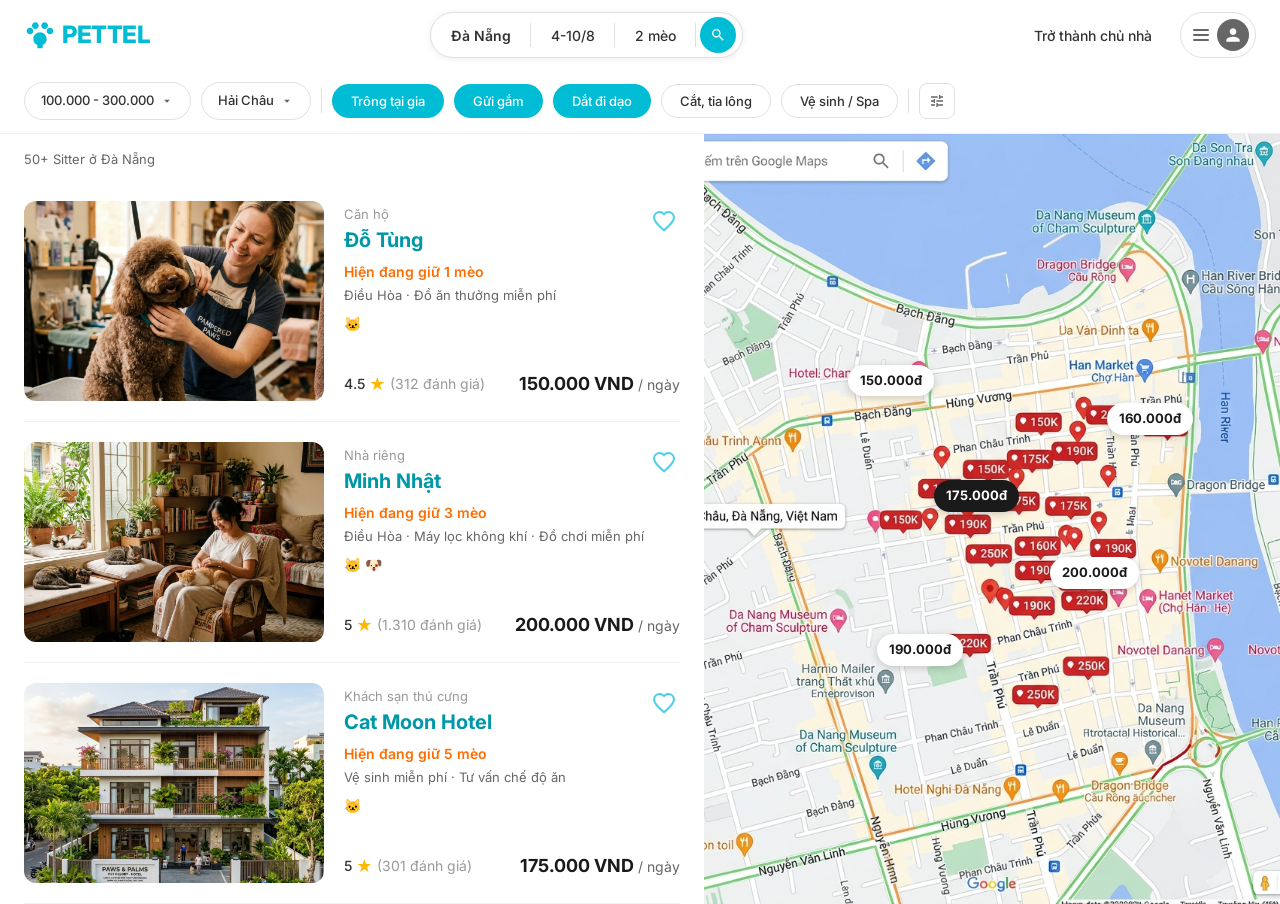
<file: index.html>
<!DOCTYPE html>
<html lang="vi">
<head>
  <meta charset="UTF-8">
  <meta name="viewport" content="width=device-width, initial-scale=1.0">
  <meta name="description" content="PETTEL - Nền tảng tìm kiếm dịch vụ chăm sóc thú cưng hàng đầu Việt Nam">
  <title>PETTEL - Tìm người chăm sóc thú cưng</title>
  <link rel="stylesheet" href="styles.css">
  <link rel="icon" href="data:image/svg+xml,<svg xmlns='http://www.w3.org/2000/svg' viewBox='0 0 100 100'><text y='.9em' font-size='90'>🐾</text></svg>">
  <script src="data.js"></script>
</head>
<body>

  <!-- ====== HEADER ====== -->
  <header class="header" id="header">
    <div class="header-top">
      <!-- Logo -->
      <a href="index.html" class="logo" id="logo">
        <span class="logo-icon">
          <svg viewBox="0 0 24 24" xmlns="http://www.w3.org/2000/svg">
            <path d="M4.5 11.5C5.88 11.5 7 10.38 7 9S5.88 6.5 4.5 6.5 2 7.62 2 9s1.12 2.5 2.5 2.5zm15 0C20.88 11.5 22 10.38 22 9s-1.12-2.5-2.5-2.5S17 7.62 17 9s1.12 2.5 2.5 2.5zm-11-4C9.88 7.5 11 6.38 11 5S9.88 2.5 8.5 2.5 6 3.62 6 5s1.12 2.5 2.5 2.5zm7 0C16.88 7.5 18 6.38 18 5s-1.12-2.5-2.5-2.5S13 3.62 13 5s1.12 2.5 2.5 2.5zM12 10c-2.76 0-5 2.24-5 5 0 2.05 1.24 3.81 3 4.58V22h4v-2.42c1.76-.77 3-2.53 3-4.58 0-2.76-2.24-5-5-5z"/>
          </svg>
        </span>
        PETTEL
      </a>

      <!-- Search Bar -->
      <div class="search-bar" id="search-bar">
        <div class="search-bar__item search-bar__item--location">Đà Nẵng</div>
        <div class="search-bar__item">4-10/8</div>
        <div class="search-bar__item">2 mèo</div>
        <button class="search-bar__btn" id="search-btn" aria-label="Tìm kiếm">
          <svg viewBox="0 0 24 24" xmlns="http://www.w3.org/2000/svg">
            <path d="M15.5 14h-.79l-.28-.27C15.41 12.59 16 11.11 16 9.5 16 5.91 13.09 3 9.5 3S3 5.91 3 9.5 5.91 16 9.5 16c1.61 0 3.09-.59 4.23-1.57l.27.28v.79l5 4.99L20.49 19l-4.99-5zm-6 0C7.01 14 5 11.99 5 9.5S7.01 5 9.5 5 14 7.01 14 9.5 11.99 14 9.5 14z"/>
          </svg>
        </button>
      </div>

      <!-- Right Side -->
      <div class="header-right">
        <a href="#" class="become-host" id="become-host">Trở thành chủ nhà</a>
        <div class="user-menu" id="user-menu">
          <div class="user-menu__hamburger">
            <span></span><span></span><span></span>
          </div>
          <div class="user-menu__avatar">
            <svg viewBox="0 0 24 24" xmlns="http://www.w3.org/2000/svg">
              <path d="M12 12c2.21 0 4-1.79 4-4s-1.79-4-4-4-4 1.79-4 4 1.79 4 4 4zm0 2c-2.67 0-8 1.34-8 4v2h16v-2c0-2.66-5.33-4-8-4z" fill="white"/>
            </svg>
          </div>
        </div>
      </div>
    </div>

    <!-- Filter Bar -->
    <div class="filter-bar" id="filter-bar">
      <div class="filter-dropdown" id="filter-price">
        100.000 - 300.000
        <svg viewBox="0 0 24 24"><path d="M7 10l5 5 5-5z"/></svg>
      </div>
      <div class="filter-dropdown" id="filter-district">
        Hải Châu
        <svg viewBox="0 0 24 24"><path d="M7 10l5 5 5-5z"/></svg>
      </div>

      <div class="filter-divider"></div>

      <button class="filter-pill filter-pill--active" id="filter-trongtaigia">Trông tại gia</button>
      <button class="filter-pill filter-pill--active" id="filter-guigam">Gửi gắm</button>
      <button class="filter-pill filter-pill--active" id="filter-datdidao">Dắt đi dạo</button>
      <button class="filter-pill filter-pill--inactive" id="filter-cattialong">Cắt, tỉa lông</button>
      <button class="filter-pill filter-pill--inactive" id="filter-vesinhspa">Vệ sinh / Spa</button>

      <div class="filter-divider"></div>

      <button class="filter-icon-btn" id="toggle-filters-btn" aria-label="Bộ lọc">
        <svg viewBox="0 0 24 24"><path d="M3 17v2h6v-2H3zM3 5v2h10V5H3zm10 16v-2h8v-2h-8v-2h-2v6h2zM7 9v2H3v2h4v2h2V9H7zm14 4v-2H11v2h10zm-6-4h2V7h4V5h-4V3h-2v6z"/></svg>
      </button>
    </div>

    <!-- Advanced Filters Panel -->
    <div class="advanced-filters" id="advanced-filters">
      <div class="advanced-filters__content">
        
        <!-- Pet Type -->
        <div class="filter-group">
          <h3 class="filter-group__title">Loại thú cưng</h3>
          <div class="filter-group__options">
            <label class="filter-checkbox">
              <input type="checkbox" value="cat" data-filter="petType">
              <span class="filter-checkbox__label">Mèo</span>
            </label>
            <label class="filter-checkbox">
              <input type="checkbox" value="dog" data-filter="petType">
              <span class="filter-checkbox__label">Chó</span>
            </label>
          </div>
        </div>

        <!-- Personality -->
        <div class="filter-group">
          <h3 class="filter-group__title">Tính cách</h3>
          <div class="filter-group__options">
            <label class="filter-checkbox">
              <input type="checkbox" value="friendly" data-filter="personality">
              <span class="filter-checkbox__label">Thân thiện</span>
            </label>
            <label class="filter-checkbox">
              <input type="checkbox" value="shy" data-filter="personality">
              <span class="filter-checkbox__label">Nhút nhát</span>
            </label>
            <label class="filter-checkbox">
              <input type="checkbox" value="aggressive" data-filter="personality">
              <span class="filter-checkbox__label">Hung dữ</span>
            </label>
            <label class="filter-checkbox">
              <input type="checkbox" value="active" data-filter="personality">
              <span class="filter-checkbox__label">Năng động</span>
            </label>
          </div>
        </div>

        <!-- Special Needs -->
        <div class="filter-group">
          <h3 class="filter-group__title">Nhu cầu đặc biệt</h3>
          <div class="filter-group__options">
            <label class="filter-checkbox">
              <input type="checkbox" value="none" data-filter="specialNeeds">
              <span class="filter-checkbox__label">Không có</span>
            </label>
            <label class="filter-checkbox">
              <input type="checkbox" value="medical-care" data-filter="specialNeeds">
              <span class="filter-checkbox__label">Cần chăm sóc y tế</span>
            </label>
            <label class="filter-checkbox">
              <input type="checkbox" value="medication" data-filter="specialNeeds">
              <span class="filter-checkbox__label">Cần uống thuốc</span>
            </label>
            <label class="filter-checkbox">
              <input type="checkbox" value="senior-pet" data-filter="specialNeeds">
              <span class="filter-checkbox__label">Thú cưng lớn tuổi</span>
            </label>
          </div>
        </div>

        <!-- Experience Level -->
        <div class="filter-group">
          <h3 class="filter-group__title">Yêu cầu kinh nghiệm</h3>
          <div class="filter-group__options">
            <label class="filter-checkbox">
              <input type="checkbox" value="basic" data-filter="experienceLevel">
              <span class="filter-checkbox__label">Chăm sóc cơ bản</span>
            </label>
            <label class="filter-checkbox">
              <input type="checkbox" value="experienced-with-shy" data-filter="experienceLevel">
              <span class="filter-checkbox__label">Có kinh nghiệm với thú cưng nhút nhát</span>
            </label>
            <label class="filter-checkbox">
              <input type="checkbox" value="medical-experience" data-filter="experienceLevel">
              <span class="filter-checkbox__label">Có kinh nghiệm y tế</span>
            </label>
            <label class="filter-checkbox">
              <input type="checkbox" value="professional" data-filter="experienceLevel">
              <span class="filter-checkbox__label">Chuyên nghiệp</span>
            </label>
          </div>
        </div>

        <!-- Diet -->
        <div class="filter-group">
          <h3 class="filter-group__title">Chế độ ăn</h3>
          <div class="filter-group__options">
            <label class="filter-checkbox">
              <input type="checkbox" value="normal" data-filter="diet">
              <span class="filter-checkbox__label">Bình thường</span>
            </label>
            <label class="filter-checkbox">
              <input type="checkbox" value="strict-diet" data-filter="diet">
              <span class="filter-checkbox__label">Ăn kiêng nghiêm ngặt</span>
            </label>
            <label class="filter-checkbox">
              <input type="checkbox" value="restricted-food" data-filter="diet">
              <span class="filter-checkbox__label">Không ăn một số loại</span>
            </label>
          </div>
        </div>

        <!-- Environment -->
        <div class="filter-group">
          <h3 class="filter-group__title">Môi trường</h3>
          <div class="filter-group__options">
            <label class="filter-checkbox">
              <input type="checkbox" value="indoor-only" data-filter="environment">
              <span class="filter-checkbox__label">Chỉ ở trong nhà</span>
            </label>
            <label class="filter-checkbox">
              <input type="checkbox" value="can-go-outside" data-filter="environment">
              <span class="filter-checkbox__label">Có thể ra ngoài</span>
            </label>
          </div>
        </div>

        <!-- Availability -->
        <div class="filter-group">
          <h3 class="filter-group__title">Thời gian rảnh</h3>
          <div class="filter-group__options">
            <label class="filter-checkbox">
              <input type="checkbox" value="morning" data-filter="availability">
              <span class="filter-checkbox__label">Buổi sáng</span>
            </label>
            <label class="filter-checkbox">
              <input type="checkbox" value="afternoon" data-filter="availability">
              <span class="filter-checkbox__label">Buổi chiều</span>
            </label>
            <label class="filter-checkbox">
              <input type="checkbox" value="all-day" data-filter="availability">
              <span class="filter-checkbox__label">Cả ngày</span>
            </label>
          </div>
        </div>

        <!-- Filter Actions -->
        <div class="filter-actions">
          <button class="filter-actions__clear" id="clear-filters-btn">Xóa tất cả</button>
          <button class="filter-actions__apply" id="apply-filters-btn">Áp dụng</button>
        </div>

      </div>
    </div>
  </header>

  <!-- ====== MAIN CONTENT ====== -->
  <main class="main-layout" id="main">
    <!-- Loading Overlay -->
    <div class="loading-overlay" id="loading-overlay" style="display: none;">
      <div class="loading-spinner"></div>
      <p>Đang tải...</p>
    </div>

    <!-- Listings Panel -->
    <div class="listings-panel" id="listings-panel">
      <div class="listings-count" id="listings-count">Đang tải...</div>
      
      <!-- Dynamic Listings will be inserted here -->
      <div id="listings-container"></div>

      <!-- No Results Message -->
      <div class="no-results" id="no-results" style="display: none;">
        <svg viewBox="0 0 24 24" xmlns="http://www.w3.org/2000/svg">
          <path d="M12 2C6.48 2 2 6.48 2 12s4.48 10 10 10 10-4.48 10-10S17.52 2 12 2zm1 15h-2v-2h2v2zm0-4h-2V7h2v6z"/>
        </svg>
        <h3>Không tìm thấy kết quả</h3>
        <p>Hãy thử thay đổi bộ lọc để xem thêm sitter</p>
      </div>
    </div>

    <!-- Map Panel -->
    <div class="map-panel" id="map-panel">
      <img src="images/danang_map.png" alt="Bản đồ Đà Nẵng">
      <!-- Price Markers on Map -->
      <div class="map-marker" style="top: 30%; left: 25%;">150.000đ</div>
      <div class="map-marker map-marker--active" style="top: 45%; left: 40%;">175.000đ</div>
      <div class="map-marker" style="top: 55%; left: 60%;">200.000đ</div>
      <div class="map-marker" style="top: 35%; left: 70%;">160.000đ</div>
      <div class="map-marker" style="top: 65%; left: 30%;">190.000đ</div>
    </div>
  </main>

  <script src="script.js"></script>
</body>
</html>
</file>
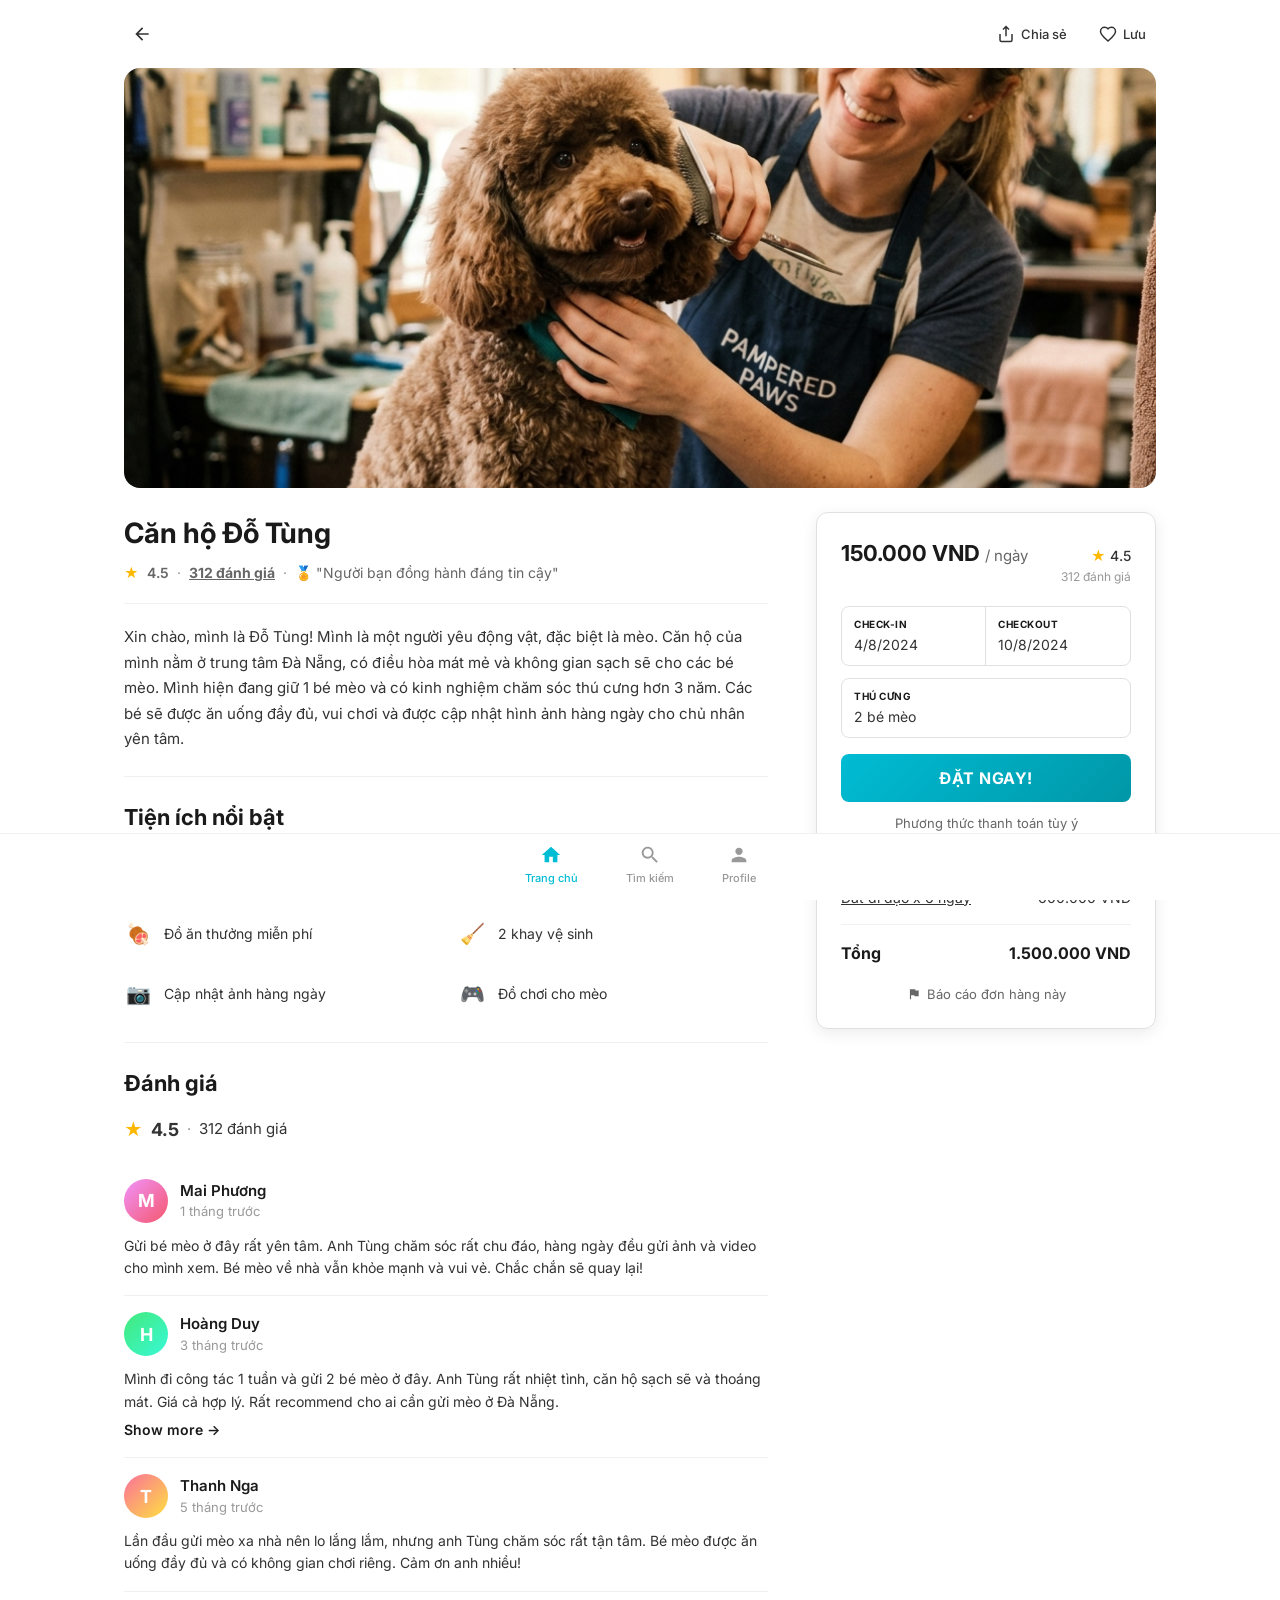
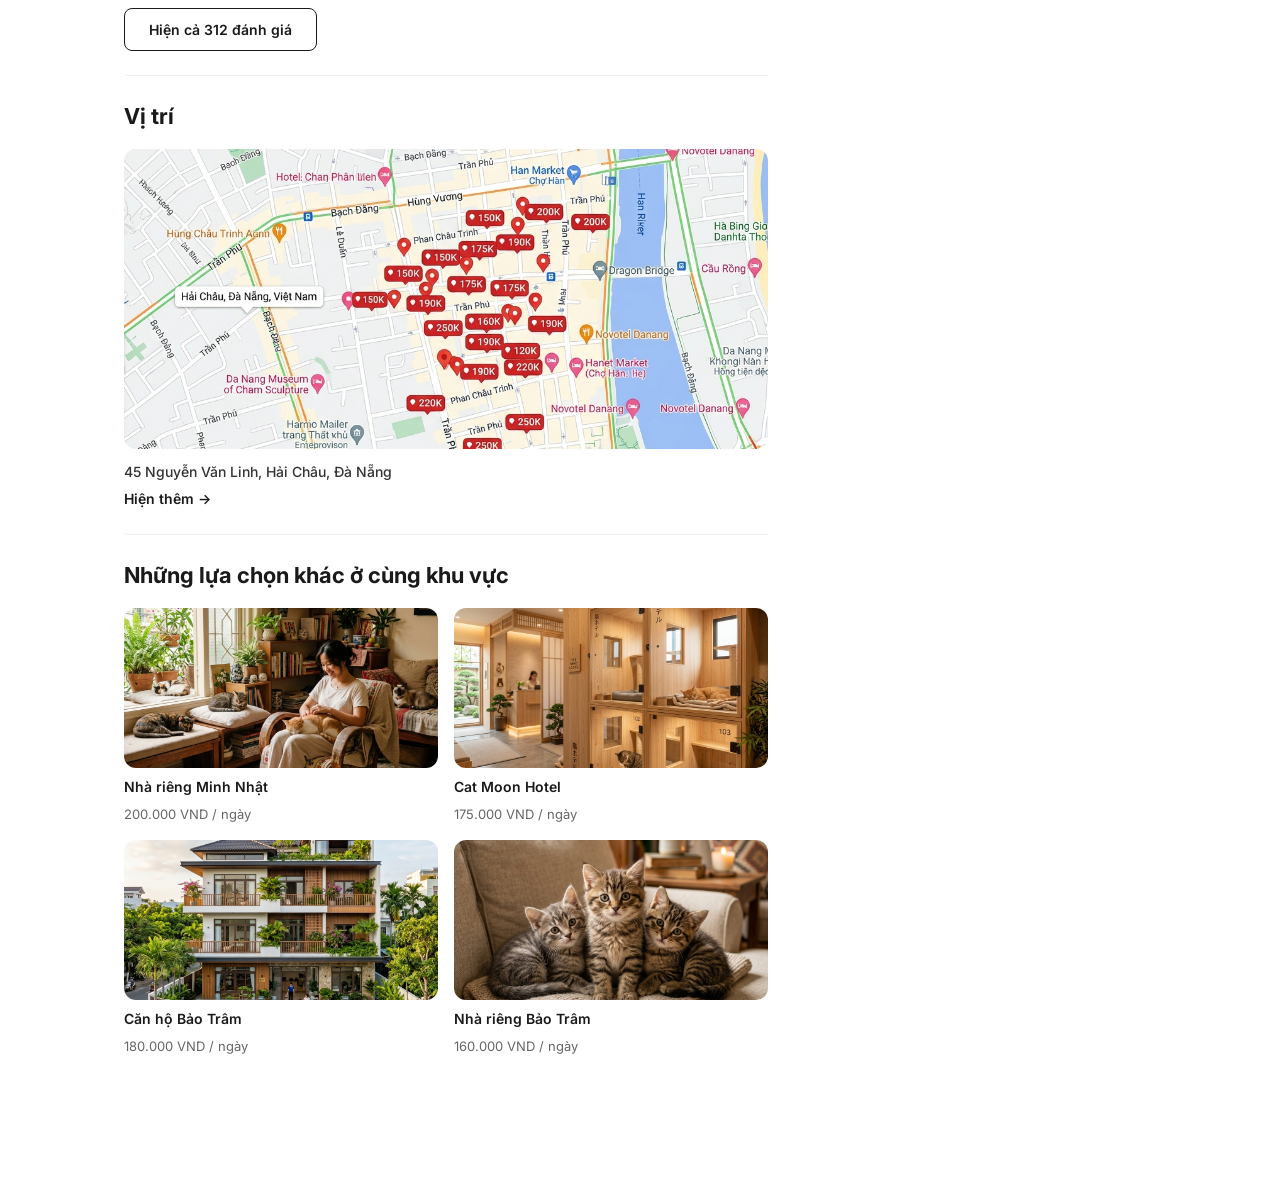
<file: detail-dotung.html>
<!DOCTYPE html>
<html lang="vi">
<head>
  <meta charset="UTF-8">
  <meta name="viewport" content="width=device-width, initial-scale=1.0">
  <meta name="description" content="Căn hộ Đỗ Tùng - Dịch vụ trông giữ mèo tại gia ở Đà Nẵng">
  <title>Căn hộ Đỗ Tùng | PETTEL</title>
  <link rel="stylesheet" href="styles.css">
  <link rel="icon" href="data:image/svg+xml,<svg xmlns='http://www.w3.org/2000/svg' viewBox='0 0 100 100'><text y='.9em' font-size='90'>🐾</text></svg>">
</head>
<body>

  <!-- ====== DETAIL HEADER ====== -->
  <header class="detail-header" id="detail-header">
    <a href="index.html" class="detail-header__back" id="back-btn" aria-label="Quay lại">
      <svg viewBox="0 0 24 24" xmlns="http://www.w3.org/2000/svg">
        <path d="M20 11H7.83l5.59-5.59L12 4l-8 8 8 8 1.41-1.41L7.83 13H20v-2z"/>
      </svg>
    </a>
    <div class="detail-header__actions">
      <button class="detail-header__action-btn" id="share-btn">
        <svg viewBox="0 0 24 24" fill="none" stroke="currentColor" stroke-width="2">
          <path d="M4 12v8a2 2 0 002 2h12a2 2 0 002-2v-8M16 6l-4-4-4 4M12 2v13"/>
        </svg>
        Chia sẻ
      </button>
      <button class="detail-header__action-btn" id="save-btn">
        <svg viewBox="0 0 24 24" fill="none" stroke="currentColor" stroke-width="2">
          <path d="M12 21.35l-1.45-1.32C5.4 15.36 2 12.28 2 8.5 2 5.42 4.42 3 7.5 3c1.74 0 3.41.81 4.5 2.09C13.09 3.81 14.76 3 16.5 3 19.58 3 22 5.42 22 8.5c0 3.78-3.4 6.86-8.55 11.54L12 21.35z"/>
        </svg>
        Lưu
      </button>
    </div>
  </header>

  <!-- ====== DETAIL PAGE ====== -->
  <div class="detail-page" id="detail-page">

    <!-- Hero Image -->
    <div class="detail-hero" id="detail-hero">
      <img src="images/pet_sitter_poodle.png" alt="Căn hộ Đỗ Tùng - Trông giữ thú cưng">
    </div>

    <!-- 2-Column Layout -->
    <div class="detail-body">

      <!-- Left Column: Content -->
      <div class="detail-content">

        <!-- Title -->
        <div class="detail-title" id="detail-title">
          <h1>Căn hộ Đỗ Tùng</h1>
          <div class="detail-title__meta">
            <span class="star">★</span>
            <span style="font-weight: 600;">4.5</span>
            <span class="dot">·</span>
            <a href="#reviews"><strong>312 đánh giá</strong></a>
            <span class="dot">·</span>
            <span>🏅 "Người bạn đồng hành đáng tin cậy"</span>
          </div>
        </div>

        <!-- Description -->
        <div class="detail-description" id="detail-description">
          <p>
            Xin chào, mình là Đỗ Tùng! Mình là một người yêu động vật, đặc biệt là mèo. 
            Căn hộ của mình nằm ở trung tâm Đà Nẵng, có điều hòa mát mẻ và không gian 
            sạch sẽ cho các bé mèo. Mình hiện đang giữ 1 bé mèo và có kinh nghiệm chăm sóc 
            thú cưng hơn 3 năm. Các bé sẽ được ăn uống đầy đủ, vui chơi và được cập nhật 
            hình ảnh hàng ngày cho chủ nhân yên tâm.
          </p>
        </div>

        <!-- Amenities -->
        <div class="detail-amenities" id="detail-amenities">
          <h2>Tiện ích nổi bật</h2>
          <div class="amenities-grid">
            <div class="amenity-item">
              <div class="icon">🐱</div>
              <span>Tối đa 3 bé mèo</span>
            </div>
            <div class="amenity-item">
              <div class="icon">❄️</div>
              <span>Điều hòa 24/7</span>
            </div>
            <div class="amenity-item">
              <div class="icon">🍖</div>
              <span>Đồ ăn thưởng miễn phí</span>
            </div>
            <div class="amenity-item">
              <div class="icon">🧹</div>
              <span>2 khay vệ sinh</span>
            </div>
            <div class="amenity-item">
              <div class="icon">📷</div>
              <span>Cập nhật ảnh hàng ngày</span>
            </div>
            <div class="amenity-item">
              <div class="icon">🎮</div>
              <span>Đồ chơi cho mèo</span>
            </div>
          </div>
        </div>

        <!-- Reviews -->
        <div class="detail-reviews" id="reviews">
          <h2>Đánh giá</h2>
          <div class="reviews-summary">
            <span class="star">★</span>
            <span class="score">4.5</span>
            <span class="dot" style="color: #999;">·</span>
            <span>312 đánh giá</span>
          </div>

          <!-- Review 1 -->
          <div class="review-card" id="review-1">
            <div class="review-card__header">
              <div class="review-card__avatar">
                <div style="width:100%;height:100%;background:linear-gradient(135deg,#f093fb,#f5576c);display:flex;align-items:center;justify-content:center;color:white;font-weight:700;font-size:18px;">M</div>
              </div>
              <div class="review-card__info">
                <div class="name">Mai Phương</div>
                <div class="date">1 tháng trước</div>
              </div>
            </div>
            <div class="review-card__content">
              Gửi bé mèo ở đây rất yên tâm. Anh Tùng chăm sóc rất chu đáo, 
              hàng ngày đều gửi ảnh và video cho mình xem. Bé mèo về nhà vẫn 
              khỏe mạnh và vui vẻ. Chắc chắn sẽ quay lại!
            </div>
          </div>

          <!-- Review 2 -->
          <div class="review-card" id="review-2">
            <div class="review-card__header">
              <div class="review-card__avatar">
                <div style="width:100%;height:100%;background:linear-gradient(135deg,#43e97b,#38f9d7);display:flex;align-items:center;justify-content:center;color:white;font-weight:700;font-size:18px;">H</div>
              </div>
              <div class="review-card__info">
                <div class="name">Hoàng Duy</div>
                <div class="date">3 tháng trước</div>
              </div>
            </div>
            <div class="review-card__content">
              Mình đi công tác 1 tuần và gửi 2 bé mèo ở đây. Anh Tùng rất 
              nhiệt tình, căn hộ sạch sẽ và thoáng mát. Giá cả hợp lý. 
              Rất recommend cho ai cần gửi mèo ở Đà Nẵng.
            </div>
            <button class="review-card__show-more">Show more →</button>
          </div>

          <!-- Review 3 -->
          <div class="review-card" id="review-3">
            <div class="review-card__header">
              <div class="review-card__avatar">
                <div style="width:100%;height:100%;background:linear-gradient(135deg,#fa709a,#fee140);display:flex;align-items:center;justify-content:center;color:white;font-weight:700;font-size:18px;">T</div>
              </div>
              <div class="review-card__info">
                <div class="name">Thanh Nga</div>
                <div class="date">5 tháng trước</div>
              </div>
            </div>
            <div class="review-card__content">
              Lần đầu gửi mèo xa nhà nên lo lắng lắm, nhưng anh Tùng 
              chăm sóc rất tận tâm. Bé mèo được ăn uống đầy đủ và 
              có không gian chơi riêng. Cảm ơn anh nhiều!
            </div>
          </div>

          <button class="btn-all-reviews" id="btn-all-reviews">Hiện cả 312 đánh giá</button>
        </div>

        <!-- Location -->
        <div class="detail-location" id="detail-location">
          <h2>Vị trí</h2>
          <div class="location-map">
            <img src="images/danang_map.png" alt="Bản đồ vị trí Căn hộ Đỗ Tùng">
          </div>
          <div class="location-address">45 Nguyễn Văn Linh, Hải Châu, Đà Nẵng</div>
          <button class="location-show-more">Hiện thêm →</button>
        </div>

        <!-- Suggestions -->
        <div class="detail-suggestions" id="detail-suggestions">
          <h2>Những lựa chọn khác ở cùng khu vực</h2>
          <div class="suggestions-grid">
            <a href="detail-minhnhat.html" class="suggestion-card" id="suggestion-1">
              <div class="suggestion-card__image">
                <img src="images/home_with_cats.png" alt="Nhà riêng Minh Nhật">
              </div>
              <div class="suggestion-card__name">Nhà riêng Minh Nhật</div>
              <div class="suggestion-card__price">200.000 VND / ngày</div>
            </a>
            <a href="detail.html" class="suggestion-card" id="suggestion-2">
              <div class="suggestion-card__image">
                <img src="images/hotel_interior.png" alt="Cat Moon Hotel">
              </div>
              <div class="suggestion-card__name">Cat Moon Hotel</div>
              <div class="suggestion-card__price">175.000 VND / ngày</div>
            </a>
            <a href="#" class="suggestion-card" id="suggestion-3">
              <div class="suggestion-card__image">
                <img src="images/pet_hotel_building.png" alt="Căn hộ Bảo Trâm">
              </div>
              <div class="suggestion-card__name">Căn hộ Bảo Trâm</div>
              <div class="suggestion-card__price">180.000 VND / ngày</div>
            </a>
            <a href="#" class="suggestion-card" id="suggestion-4">
              <div class="suggestion-card__image">
                <img src="images/cats_hero.png" alt="Nhà riêng Bảo Trâm">
              </div>
              <div class="suggestion-card__name">Nhà riêng Bảo Trâm</div>
              <div class="suggestion-card__price">160.000 VND / ngày</div>
            </a>
          </div>
        </div>

      </div><!-- end .detail-content -->

      <!-- Right Column: Booking Widget -->
      <aside class="booking-widget" id="booking-widget">
        <div class="booking-widget__header">
          <div class="booking-widget__price">150.000 VND <span>/ ngày</span></div>
          <div class="booking-widget__rating">
            <div class="booking-widget__rating-top">
              <span class="star">★</span> 4.5
            </div>
            <div class="booking-widget__rating-count">312 đánh giá</div>
          </div>
        </div>

        <div class="booking-widget__dates">
          <div class="booking-widget__date-field">
            <label>Check-in</label>
            <span>4/8/2024</span>
          </div>
          <div class="booking-widget__date-field">
            <label>Checkout</label>
            <span>10/8/2024</span>
          </div>
        </div>

        <div class="booking-widget__pet-field">
          <label>Thú cưng</label>
          <span>2 bé mèo</span>
        </div>

        <button class="booking-widget__cta" id="booking-cta">ĐẶT NGAY!</button>
        <div class="booking-widget__note">Phương thức thanh toán tùy ý</div>

        <div class="booking-widget__breakdown">
          <div class="booking-widget__line">
            <span>150.000 VND x 6 ngày</span>
            <span>900.000 VND</span>
          </div>
          <div class="booking-widget__line">
            <span>Dắt đi dạo x 6 ngày</span>
            <span>600.000 VND</span>
          </div>
        </div>

        <div class="booking-widget__total">
          <span>Tổng</span>
          <span>1.500.000 VND</span>
        </div>

        <div class="booking-widget__report">
          <svg viewBox="0 0 24 24"><path d="M14.4 6L14 4H5v17h2v-7h5.6l.4 2h7V6h-5.6z"/></svg>
          Báo cáo đơn hàng này
        </div>
      </aside>

    </div><!-- end .detail-body -->

  </div>

  <!-- ====== BOTTOM NAVIGATION ====== -->
  <nav class="bottom-nav" id="bottom-nav">
    <a href="index.html" class="bottom-nav__item bottom-nav__item--active" id="nav-home">
      <svg viewBox="0 0 24 24" fill="currentColor">
        <path d="M10 20v-6h4v6h5v-8h3L12 3 2 12h3v8z"/>
      </svg>
      Trang chủ
    </a>
    <a href="#" class="bottom-nav__item" id="nav-search">
      <svg viewBox="0 0 24 24" fill="currentColor">
        <path d="M15.5 14h-.79l-.28-.27C15.41 12.59 16 11.11 16 9.5 16 5.91 13.09 3 9.5 3S3 5.91 3 9.5 5.91 16 9.5 16c1.61 0 3.09-.59 4.23-1.57l.27.28v.79l5 4.99L20.49 19l-4.99-5zm-6 0C7.01 14 5 11.99 5 9.5S7.01 5 9.5 5 14 7.01 14 9.5 11.99 14 9.5 14z"/>
      </svg>
      Tìm kiếm
    </a>
    <a href="#" class="bottom-nav__item" id="nav-profile">
      <svg viewBox="0 0 24 24" fill="currentColor">
        <path d="M12 12c2.21 0 4-1.79 4-4s-1.79-4-4-4-4 1.79-4 4 1.79 4 4 4zm0 2c-2.67 0-8 1.34-8 4v2h16v-2c0-2.66-5.33-4-8-4z"/>
      </svg>
      Profile
    </a>
  </nav>

</body>
</html>
</file>
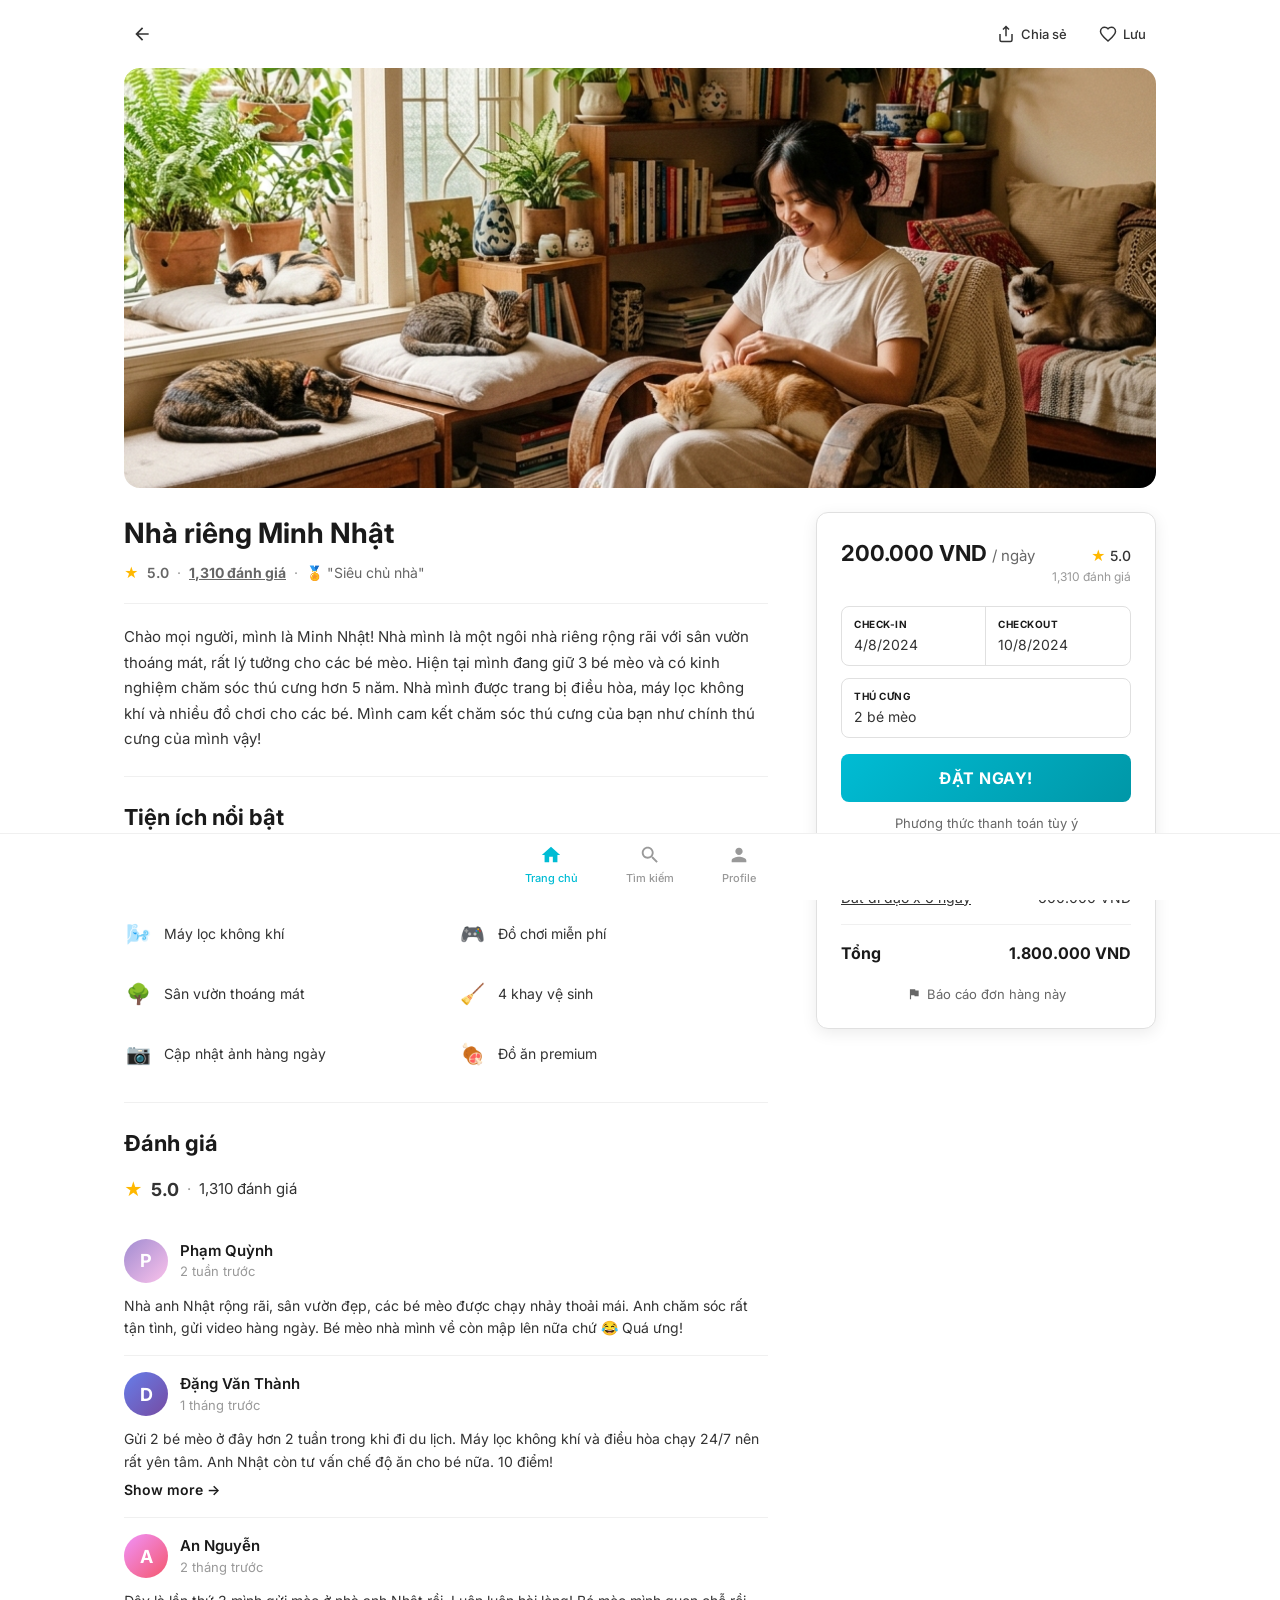
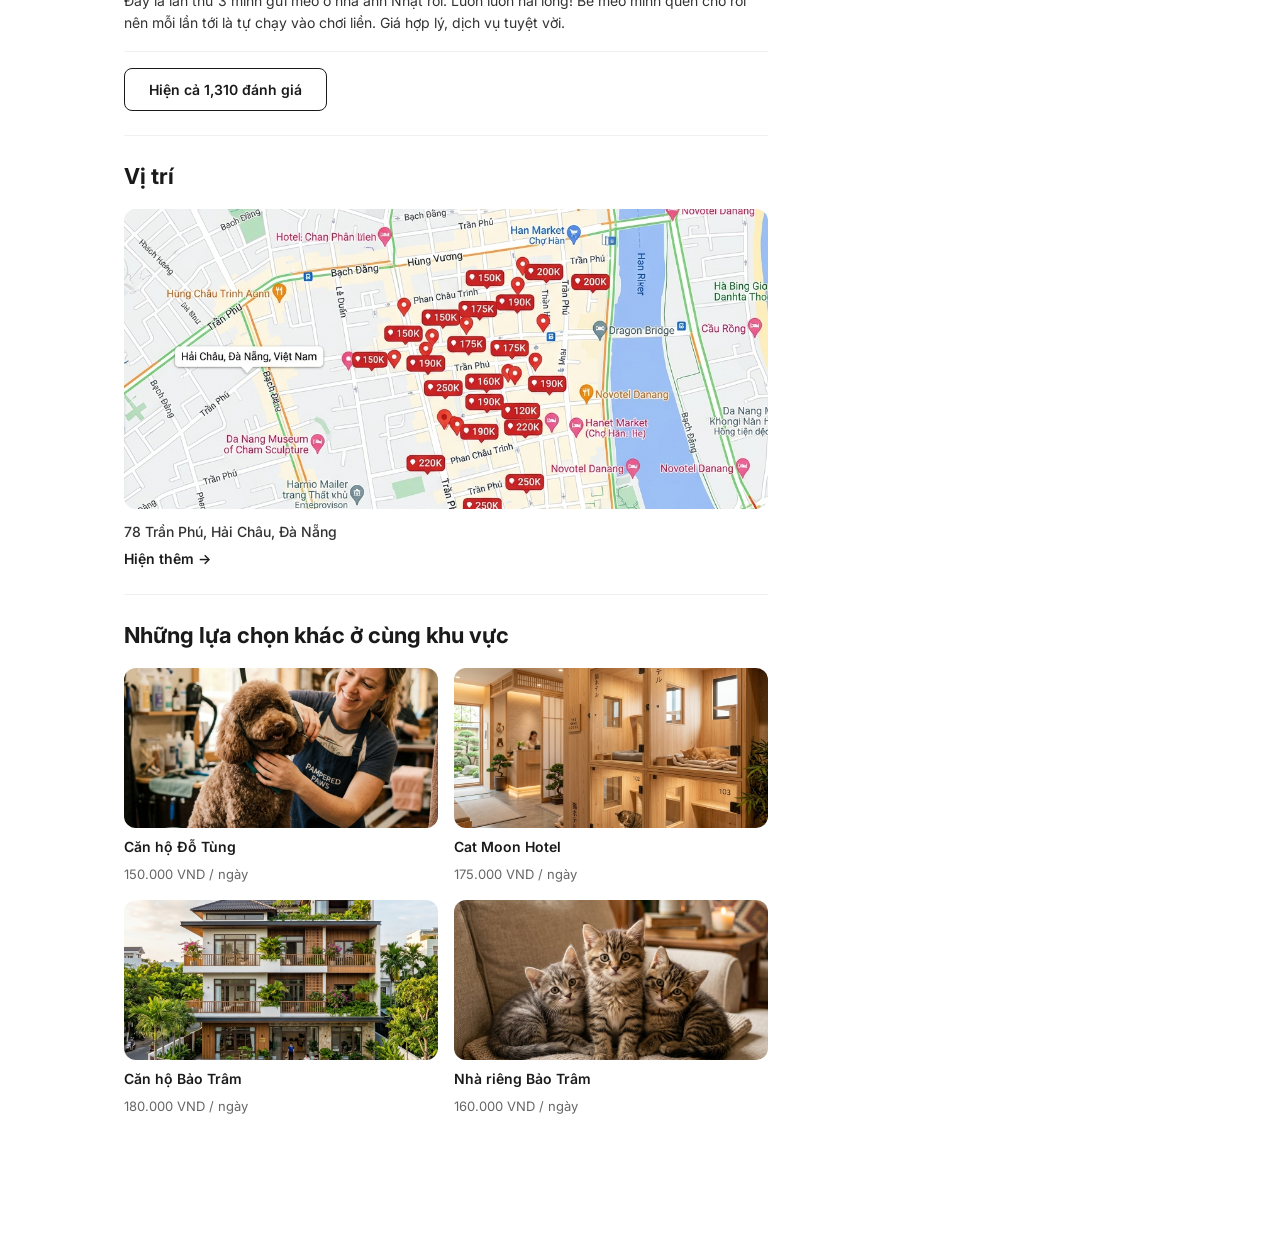
<file: detail-minhnhat.html>
<!DOCTYPE html>
<html lang="vi">
<head>
  <meta charset="UTF-8">
  <meta name="viewport" content="width=device-width, initial-scale=1.0">
  <meta name="description" content="Nhà riêng Minh Nhật - Dịch vụ trông giữ mèo chuyên nghiệp tại Đà Nẵng">
  <title>Nhà riêng Minh Nhật | PETTEL</title>
  <link rel="stylesheet" href="styles.css">
  <link rel="icon" href="data:image/svg+xml,<svg xmlns='http://www.w3.org/2000/svg' viewBox='0 0 100 100'><text y='.9em' font-size='90'>🐾</text></svg>">
</head>
<body>

  <!-- ====== DETAIL HEADER ====== -->
  <header class="detail-header" id="detail-header">
    <a href="index.html" class="detail-header__back" id="back-btn" aria-label="Quay lại">
      <svg viewBox="0 0 24 24" xmlns="http://www.w3.org/2000/svg">
        <path d="M20 11H7.83l5.59-5.59L12 4l-8 8 8 8 1.41-1.41L7.83 13H20v-2z"/>
      </svg>
    </a>
    <div class="detail-header__actions">
      <button class="detail-header__action-btn" id="share-btn">
        <svg viewBox="0 0 24 24" fill="none" stroke="currentColor" stroke-width="2">
          <path d="M4 12v8a2 2 0 002 2h12a2 2 0 002-2v-8M16 6l-4-4-4 4M12 2v13"/>
        </svg>
        Chia sẻ
      </button>
      <button class="detail-header__action-btn" id="save-btn">
        <svg viewBox="0 0 24 24" fill="none" stroke="currentColor" stroke-width="2">
          <path d="M12 21.35l-1.45-1.32C5.4 15.36 2 12.28 2 8.5 2 5.42 4.42 3 7.5 3c1.74 0 3.41.81 4.5 2.09C13.09 3.81 14.76 3 16.5 3 19.58 3 22 5.42 22 8.5c0 3.78-3.4 6.86-8.55 11.54L12 21.35z"/>
        </svg>
        Lưu
      </button>
    </div>
  </header>

  <!-- ====== DETAIL PAGE ====== -->
  <div class="detail-page" id="detail-page">

    <!-- Hero Image -->
    <div class="detail-hero" id="detail-hero">
      <img src="images/home_with_cats.png" alt="Nhà riêng Minh Nhật - Không gian chăm sóc mèo">
    </div>

    <!-- 2-Column Layout -->
    <div class="detail-body">

      <!-- Left Column: Content -->
      <div class="detail-content">

        <!-- Title -->
        <div class="detail-title" id="detail-title">
          <h1>Nhà riêng Minh Nhật</h1>
          <div class="detail-title__meta">
            <span class="star">★</span>
            <span style="font-weight: 600;">5.0</span>
            <span class="dot">·</span>
            <a href="#reviews"><strong>1,310 đánh giá</strong></a>
            <span class="dot">·</span>
            <span>🏅 "Siêu chủ nhà"</span>
          </div>
        </div>

        <!-- Description -->
        <div class="detail-description" id="detail-description">
          <p>
            Chào mọi người, mình là Minh Nhật! Nhà mình là một ngôi nhà riêng rộng rãi 
            với sân vườn thoáng mát, rất lý tưởng cho các bé mèo. Hiện tại mình đang giữ 
            3 bé mèo và có kinh nghiệm chăm sóc thú cưng hơn 5 năm. Nhà mình được trang bị 
            điều hòa, máy lọc không khí và nhiều đồ chơi cho các bé. Mình cam kết chăm sóc 
            thú cưng của bạn như chính thú cưng của mình vậy!
          </p>
        </div>

        <!-- Amenities -->
        <div class="detail-amenities" id="detail-amenities">
          <h2>Tiện ích nổi bật</h2>
          <div class="amenities-grid">
            <div class="amenity-item">
              <div class="icon">🐱</div>
              <span>Tối đa 5 bé mèo</span>
            </div>
            <div class="amenity-item">
              <div class="icon">❄️</div>
              <span>Điều hòa 24/7</span>
            </div>
            <div class="amenity-item">
              <div class="icon">🌬️</div>
              <span>Máy lọc không khí</span>
            </div>
            <div class="amenity-item">
              <div class="icon">🎮</div>
              <span>Đồ chơi miễn phí</span>
            </div>
            <div class="amenity-item">
              <div class="icon">🌳</div>
              <span>Sân vườn thoáng mát</span>
            </div>
            <div class="amenity-item">
              <div class="icon">🧹</div>
              <span>4 khay vệ sinh</span>
            </div>
            <div class="amenity-item">
              <div class="icon">📷</div>
              <span>Cập nhật ảnh hàng ngày</span>
            </div>
            <div class="amenity-item">
              <div class="icon">🍖</div>
              <span>Đồ ăn premium</span>
            </div>
          </div>
        </div>

        <!-- Reviews -->
        <div class="detail-reviews" id="reviews">
          <h2>Đánh giá</h2>
          <div class="reviews-summary">
            <span class="star">★</span>
            <span class="score">5.0</span>
            <span class="dot" style="color: #999;">·</span>
            <span>1,310 đánh giá</span>
          </div>

          <!-- Review 1 -->
          <div class="review-card" id="review-1">
            <div class="review-card__header">
              <div class="review-card__avatar">
                <div style="width:100%;height:100%;background:linear-gradient(135deg,#a18cd1,#fbc2eb);display:flex;align-items:center;justify-content:center;color:white;font-weight:700;font-size:18px;">P</div>
              </div>
              <div class="review-card__info">
                <div class="name">Phạm Quỳnh</div>
                <div class="date">2 tuần trước</div>
              </div>
            </div>
            <div class="review-card__content">
              Nhà anh Nhật rộng rãi, sân vườn đẹp, các bé mèo được chạy nhảy 
              thoải mái. Anh chăm sóc rất tận tình, gửi video hàng ngày. 
              Bé mèo nhà mình về còn mập lên nữa chứ 😂 Quá ưng!
            </div>
          </div>

          <!-- Review 2 -->
          <div class="review-card" id="review-2">
            <div class="review-card__header">
              <div class="review-card__avatar">
                <div style="width:100%;height:100%;background:linear-gradient(135deg,#667eea,#764ba2);display:flex;align-items:center;justify-content:center;color:white;font-weight:700;font-size:18px;">D</div>
              </div>
              <div class="review-card__info">
                <div class="name">Đặng Văn Thành</div>
                <div class="date">1 tháng trước</div>
              </div>
            </div>
            <div class="review-card__content">
              Gửi 2 bé mèo ở đây hơn 2 tuần trong khi đi du lịch. 
              Máy lọc không khí và điều hòa chạy 24/7 nên rất yên tâm. 
              Anh Nhật còn tư vấn chế độ ăn cho bé nữa. 10 điểm!
            </div>
            <button class="review-card__show-more">Show more →</button>
          </div>

          <!-- Review 3 -->
          <div class="review-card" id="review-3">
            <div class="review-card__header">
              <div class="review-card__avatar">
                <div style="width:100%;height:100%;background:linear-gradient(135deg,#f093fb,#f5576c);display:flex;align-items:center;justify-content:center;color:white;font-weight:700;font-size:18px;">A</div>
              </div>
              <div class="review-card__info">
                <div class="name">An Nguyễn</div>
                <div class="date">2 tháng trước</div>
              </div>
            </div>
            <div class="review-card__content">
              Đây là lần thứ 3 mình gửi mèo ở nhà anh Nhật rồi. Luôn luôn 
              hài lòng! Bé mèo mình quen chỗ rồi nên mỗi lần tới là tự 
              chạy vào chơi liền. Giá hợp lý, dịch vụ tuyệt vời.
            </div>
          </div>

          <button class="btn-all-reviews" id="btn-all-reviews">Hiện cả 1,310 đánh giá</button>
        </div>

        <!-- Location -->
        <div class="detail-location" id="detail-location">
          <h2>Vị trí</h2>
          <div class="location-map">
            <img src="images/danang_map.png" alt="Bản đồ vị trí Nhà riêng Minh Nhật">
          </div>
          <div class="location-address">78 Trần Phú, Hải Châu, Đà Nẵng</div>
          <button class="location-show-more">Hiện thêm →</button>
        </div>

        <!-- Suggestions -->
        <div class="detail-suggestions" id="detail-suggestions">
          <h2>Những lựa chọn khác ở cùng khu vực</h2>
          <div class="suggestions-grid">
            <a href="detail-dotung.html" class="suggestion-card" id="suggestion-1">
              <div class="suggestion-card__image">
                <img src="images/pet_sitter_poodle.png" alt="Căn hộ Đỗ Tùng">
              </div>
              <div class="suggestion-card__name">Căn hộ Đỗ Tùng</div>
              <div class="suggestion-card__price">150.000 VND / ngày</div>
            </a>
            <a href="detail.html" class="suggestion-card" id="suggestion-2">
              <div class="suggestion-card__image">
                <img src="images/hotel_interior.png" alt="Cat Moon Hotel">
              </div>
              <div class="suggestion-card__name">Cat Moon Hotel</div>
              <div class="suggestion-card__price">175.000 VND / ngày</div>
            </a>
            <a href="#" class="suggestion-card" id="suggestion-3">
              <div class="suggestion-card__image">
                <img src="images/pet_hotel_building.png" alt="Căn hộ Bảo Trâm">
              </div>
              <div class="suggestion-card__name">Căn hộ Bảo Trâm</div>
              <div class="suggestion-card__price">180.000 VND / ngày</div>
            </a>
            <a href="#" class="suggestion-card" id="suggestion-4">
              <div class="suggestion-card__image">
                <img src="images/cats_hero.png" alt="Nhà riêng Bảo Trâm">
              </div>
              <div class="suggestion-card__name">Nhà riêng Bảo Trâm</div>
              <div class="suggestion-card__price">160.000 VND / ngày</div>
            </a>
          </div>
        </div>

      </div><!-- end .detail-content -->

      <!-- Right Column: Booking Widget -->
      <aside class="booking-widget" id="booking-widget">
        <div class="booking-widget__header">
          <div class="booking-widget__price">200.000 VND <span>/ ngày</span></div>
          <div class="booking-widget__rating">
            <div class="booking-widget__rating-top">
              <span class="star">★</span> 5.0
            </div>
            <div class="booking-widget__rating-count">1,310 đánh giá</div>
          </div>
        </div>

        <div class="booking-widget__dates">
          <div class="booking-widget__date-field">
            <label>Check-in</label>
            <span>4/8/2024</span>
          </div>
          <div class="booking-widget__date-field">
            <label>Checkout</label>
            <span>10/8/2024</span>
          </div>
        </div>

        <div class="booking-widget__pet-field">
          <label>Thú cưng</label>
          <span>2 bé mèo</span>
        </div>

        <button class="booking-widget__cta" id="booking-cta">ĐẶT NGAY!</button>
        <div class="booking-widget__note">Phương thức thanh toán tùy ý</div>

        <div class="booking-widget__breakdown">
          <div class="booking-widget__line">
            <span>200.000 VND x 6 ngày</span>
            <span>1.200.000 VND</span>
          </div>
          <div class="booking-widget__line">
            <span>Dắt đi dạo x 6 ngày</span>
            <span>600.000 VND</span>
          </div>
        </div>

        <div class="booking-widget__total">
          <span>Tổng</span>
          <span>1.800.000 VND</span>
        </div>

        <div class="booking-widget__report">
          <svg viewBox="0 0 24 24"><path d="M14.4 6L14 4H5v17h2v-7h5.6l.4 2h7V6h-5.6z"/></svg>
          Báo cáo đơn hàng này
        </div>
      </aside>

    </div><!-- end .detail-body -->

  </div>

  <!-- ====== BOTTOM NAVIGATION ====== -->
  <nav class="bottom-nav" id="bottom-nav">
    <a href="index.html" class="bottom-nav__item bottom-nav__item--active" id="nav-home">
      <svg viewBox="0 0 24 24" fill="currentColor">
        <path d="M10 20v-6h4v6h5v-8h3L12 3 2 12h3v8z"/>
      </svg>
      Trang chủ
    </a>
    <a href="#" class="bottom-nav__item" id="nav-search">
      <svg viewBox="0 0 24 24" fill="currentColor">
        <path d="M15.5 14h-.79l-.28-.27C15.41 12.59 16 11.11 16 9.5 16 5.91 13.09 3 9.5 3S3 5.91 3 9.5 5.91 16 9.5 16c1.61 0 3.09-.59 4.23-1.57l.27.28v.79l5 4.99L20.49 19l-4.99-5zm-6 0C7.01 14 5 11.99 5 9.5S7.01 5 9.5 5 14 7.01 14 9.5 11.99 14 9.5 14z"/>
      </svg>
      Tìm kiếm
    </a>
    <a href="#" class="bottom-nav__item" id="nav-profile">
      <svg viewBox="0 0 24 24" fill="currentColor">
        <path d="M12 12c2.21 0 4-1.79 4-4s-1.79-4-4-4-4 1.79-4 4 1.79 4 4 4zm0 2c-2.67 0-8 1.34-8 4v2h16v-2c0-2.66-5.33-4-8-4z"/>
      </svg>
      Profile
    </a>
  </nav>

</body>
</html>
</file>
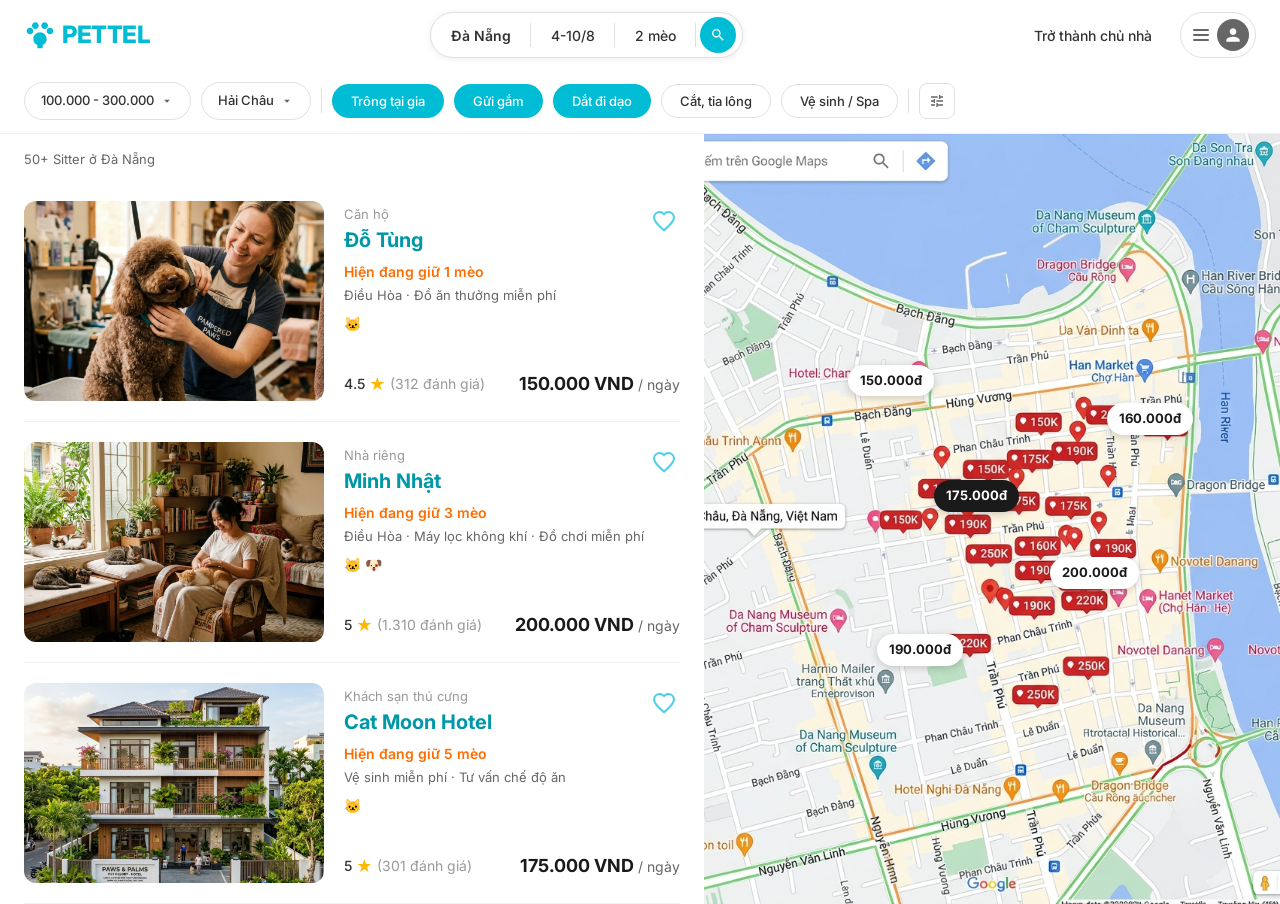
<file: detail.html>
<!DOCTYPE html>
<html lang="vi">
<head>
  <meta charset="UTF-8">
  <meta name="viewport" content="width=device-width, initial-scale=1.0">
  <meta name="description" content="Chi tiết Sitter - PETTEL">
  <title>Chi tiết Sitter | PETTEL</title>
  <link rel="stylesheet" href="styles.css">
  <link rel="icon" href="data:image/svg+xml,<svg xmlns='http://www.w3.org/2000/svg' viewBox='0 0 100 100'><text y='.9em' font-size='90'>🐾</text></svg>">
  <script src="data.js"></script>
</head>
<body>

  <!-- ====== DETAIL HEADER ====== -->
  <header class="detail-header" id="detail-header">
    <a href="index.html" class="detail-header__back" id="back-btn" aria-label="Quay lại">
      <svg viewBox="0 0 24 24" xmlns="http://www.w3.org/2000/svg">
        <path d="M20 11H7.83l5.59-5.59L12 4l-8 8 8 8 1.41-1.41L7.83 13H20v-2z"/>
      </svg>
    </a>
    <div class="detail-header__actions">
      <button class="detail-header__action-btn" id="share-btn">
        <svg viewBox="0 0 24 24" fill="none" stroke="currentColor" stroke-width="2">
          <path d="M4 12v8a2 2 0 002 2h12a2 2 0 002-2v-8M16 6l-4-4-4 4M12 2v13"/>
        </svg>
        Chia sẻ
      </button>
      <button class="detail-header__action-btn" id="save-btn">
        <svg viewBox="0 0 24 24" fill="none" stroke="currentColor" stroke-width="2">
          <path d="M12 21.35l-1.45-1.32C5.4 15.36 2 12.28 2 8.5 2 5.42 4.42 3 7.5 3c1.74 0 3.41.81 4.5 2.09C13.09 3.81 14.76 3 16.5 3 19.58 3 22 5.42 22 8.5c0 3.78-3.4 6.86-8.55 11.54L12 21.35z"/>
        </svg>
        Lưu
      </button>
    </div>
  </header>

  <!-- ====== DETAIL PAGE ====== -->
  <div class="detail-page" id="detail-page">

    <!-- Hero Image -->
    <div class="detail-hero" id="detail-hero">
      <img src="images/hotel_interior.png" alt="Cat Moon Hotel - Nội thất khách sạn thú cưng">
    </div>

    <!-- 2-Column Layout -->
    <div class="detail-body">

      <!-- Left Column: Content -->
      <div class="detail-content">

        <!-- Title -->
        <div class="detail-title" id="detail-title">
          <h1>Cat Moon Hotel</h1>
          <div class="detail-title__meta">
            <span class="star">★</span>
            <span style="font-weight: 600;">5.0</span>
            <span class="dot">·</span>
            <a href="#reviews"><strong>301 đánh giá</strong></a>
            <span class="dot">·</span>
            <span>🏅 "Chuyên gia nghiên cứu tâm lý thú cưng"</span>
          </div>
        </div>

        <!-- Description -->
        <div class="detail-description" id="detail-description">
          <p>
            Kính mời quý khách đến với không gian sang trọng và ấm cúng của Cat Moon
            Hotel của Lê Hằng, tọa lạc tại vị trí đắc địa trung tâm thành phố Đà Nẵng. Chúng tôi
            tự hào mang đến dịch vụ chăm sóc thú cưng chuyên nghiệp với những phòng nghỉ
            được thiết kế tỉ mỉ, đảm bảo thú cưng của bạn được sống trong môi trường thoải mái và
            thưởng không gian sống thoải mái nhất.
          </p>
        </div>

        <!-- Amenities -->
        <div class="detail-amenities" id="detail-amenities">
          <h2>Tiện ích nổi bật</h2>
          <div class="amenities-grid">
            <div class="amenity-item">
              <div class="icon">🐱</div>
              <span>Tối đa 6 bé mèo</span>
            </div>
            <div class="amenity-item">
              <div class="icon">🧹</div>
              <span>6 khay vệ sinh</span>
            </div>
            <div class="amenity-item">
              <div class="icon">🛏️</div>
              <span>6 nệm ngủ cao cấp</span>
            </div>
            <div class="amenity-item">
              <div class="icon">🎮</div>
              <span>Khu vui chơi riêng</span>
            </div>
            <div class="amenity-item">
              <div class="icon">✂️</div>
              <span>Dịch vụ cắt tỉa lông</span>
            </div>
            <div class="amenity-item">
              <div class="icon">🌬️</div>
              <span>Máy lọc không khí</span>
            </div>
            <div class="amenity-item">
              <div class="icon">❄️</div>
              <span>Điều hòa 24/7</span>
            </div>
            <div class="amenity-item">
              <div class="icon">🎁</div>
              <span>Giảm 10% khách quay lại</span>
            </div>
          </div>
        </div>

        <!-- Reviews -->
        <div class="detail-reviews" id="reviews">
          <h2>Đánh giá</h2>
          <div class="reviews-summary">
            <span class="star">★</span>
            <span class="score">5.0</span>
            <span class="dot" style="color: #999;">·</span>
            <span>301 đánh giá</span>
          </div>

          <!-- Review 1 -->
          <div class="review-card" id="review-1">
            <div class="review-card__header">
              <div class="review-card__avatar">
                <div style="width:100%;height:100%;background:linear-gradient(135deg,#667eea,#764ba2);display:flex;align-items:center;justify-content:center;color:white;font-weight:700;font-size:18px;">K</div>
              </div>
              <div class="review-card__info">
                <div class="name">Nguyễn Khánh Huy</div>
                <div class="date">2 tháng trước</div>
              </div>
            </div>
            <div class="review-card__content">
              Tôi đã đưa chú mèo của mình đến đây và thực sự rất hài lòng với
              dịch vụ. Bạn chủ không chỉ cắt tỉa lông rất đẹp mà còn chăm sóc
              rất kỹ lưỡng. Mèo của tôi không hề sợ hãi, thay vào đó
              ngược lại rất thoải mái. Tôi rất hài lòng và sẽ quay lại!
            </div>
          </div>

          <!-- Review 2 -->
          <div class="review-card" id="review-2">
            <div class="review-card__header">
              <div class="review-card__avatar">
                <div style="width:100%;height:100%;background:linear-gradient(135deg,#f093fb,#f5576c);display:flex;align-items:center;justify-content:center;color:white;font-weight:700;font-size:18px;">L</div>
              </div>
              <div class="review-card__info">
                <div class="name">Linh Trần</div>
                <div class="date">8 tháng trước</div>
              </div>
            </div>
            <div class="review-card__content">
              Được hôm đặt tới đây tắm mà thích thú cưng quá trời. Mấy bạn
              chủ mà không thèm về luôn á, vẫn muốn ở lại nữa. Chắc là bé
              tình lắm, bảo sao tới đây cứ đòi được thả ra chơi hoài.
            </div>
            <button class="review-card__show-more">Show more →</button>
          </div>

          <!-- Review 3 -->
          <div class="review-card" id="review-3">
            <div class="review-card__header">
              <div class="review-card__avatar">
                <div style="width:100%;height:100%;background:linear-gradient(135deg,#4facfe,#00f2fe);display:flex;align-items:center;justify-content:center;color:white;font-weight:700;font-size:18px;">T</div>
              </div>
              <div class="review-card__info">
                <div class="name">Bùi Tuấn</div>
                <div class="date">1 tháng trước</div>
              </div>
            </div>
            <div class="review-card__content">
              Địa chỉ tắm Spa, chăm sóc, cắt tỉa lông và gửi thú cưng tại
              gia nhưng chuyên nghiệp nhất mà mình biết. Dịch vụ
              tốt, có chuyên môn nên không phải lo nhé. Cứ tin
              Tùng lo cho bạn hết rồi hihi.
            </div>
          </div>

          <button class="btn-all-reviews" id="btn-all-reviews">Hiện cả 301 đánh giá</button>
        </div>

        <!-- Location -->
        <div class="detail-location" id="detail-location">
          <h2>Vị trí</h2>
          <div class="location-map">
            <img src="images/danang_map.png" alt="Bản đồ vị trí Cat Moon Hotel">
          </div>
          <div class="location-address">134 Yên Bái, Hải Châu, Đà Nẵng</div>
          <button class="location-show-more">Hiện thêm →</button>
        </div>

        <!-- Suggestions -->
        <div class="detail-suggestions" id="detail-suggestions">
          <h2>Những lựa chọn khác ở cùng khu vực</h2>
          <div class="suggestions-grid">
            <a href="detail-dotung.html" class="suggestion-card" id="suggestion-1">
              <div class="suggestion-card__image">
                <img src="images/pet_sitter_poodle.png" alt="Căn hộ Đỗ Tùng">
              </div>
              <div class="suggestion-card__name">Căn hộ Đỗ Tùng</div>
              <div class="suggestion-card__price">150.000 VND / ngày</div>
            </a>
            <a href="#" class="suggestion-card" id="suggestion-2">
              <div class="suggestion-card__image">
                <img src="images/pet_hotel_building.png" alt="Căn hộ Bảo Trâm">
              </div>
              <div class="suggestion-card__name">Căn hộ Bảo Trâm</div>
              <div class="suggestion-card__price">180.000 VND / ngày</div>
            </a>
            <a href="detail-minhnhat.html" class="suggestion-card" id="suggestion-3">
              <div class="suggestion-card__image">
                <img src="images/home_with_cats.png" alt="Nhà riêng Minh Nhật">
              </div>
              <div class="suggestion-card__name">Nhà riêng Minh Nhật</div>
              <div class="suggestion-card__price">200.000 VND / ngày</div>
            </a>
            <a href="#" class="suggestion-card" id="suggestion-4">
              <div class="suggestion-card__image">
                <img src="images/cats_hero.png" alt="Nhà riêng Bảo Trâm">
              </div>
              <div class="suggestion-card__name">Nhà riêng Bảo Trâm</div>
              <div class="suggestion-card__price">160.000 VND / ngày</div>
            </a>
          </div>
        </div>

      </div><!-- end .detail-content -->

      <!-- Right Column: Booking Widget -->
      <aside class="booking-widget" id="booking-widget">
        <div class="booking-widget__header">
          <div class="booking-widget__price">175.000 VND <span>/ ngày</span></div>
          <div class="booking-widget__rating">
            <div class="booking-widget__rating-top">
              <span class="star">★</span> 5.0
            </div>
            <div class="booking-widget__rating-count">301 đánh giá</div>
          </div>
        </div>

        <div class="booking-widget__dates">
          <div class="booking-widget__date-field">
            <label>Check-in</label>
            <span>4/8/2024</span>
          </div>
          <div class="booking-widget__date-field">
            <label>Checkout</label>
            <span>10/8/2024</span>
          </div>
        </div>

        <div class="booking-widget__pet-field">
          <label>Thú cưng</label>
          <span>2 bé mèo</span>
        </div>

        <button class="booking-widget__cta" id="booking-cta">ĐẶT NGAY!</button>
        <div class="booking-widget__note">Phương thức thanh toán tùy ý</div>

        <div class="booking-widget__breakdown">
          <div class="booking-widget__line">
            <span>175.000 VND x 6 ngày</span>
            <span>1.050.000 VND</span>
          </div>
          <div class="booking-widget__line">
            <span>Dắt đi dạo x 6 ngày</span>
            <span>600.000 VND</span>
          </div>
        </div>

        <div class="booking-widget__total">
          <span>Tổng</span>
          <span>1.650.000 VND</span>
        </div>

        <div class="booking-widget__report">
          <svg viewBox="0 0 24 24"><path d="M14.4 6L14 4H5v17h2v-7h5.6l.4 2h7V6h-5.6z"/></svg>
          Báo cáo đơn hàng này
        </div>
      </aside>

    </div><!-- end .detail-body -->

  </div>

  <!-- ====== BOTTOM NAVIGATION ====== -->
  <nav class="bottom-nav" id="bottom-nav">
    <a href="index.html" class="bottom-nav__item bottom-nav__item--active" id="nav-home">
      <svg viewBox="0 0 24 24" fill="currentColor">
        <path d="M10 20v-6h4v6h5v-8h3L12 3 2 12h3v8z"/>
      </svg>
      Trang chủ
    </a>
    <a href="#" class="bottom-nav__item" id="nav-search">
      <svg viewBox="0 0 24 24" fill="currentColor">
        <path d="M15.5 14h-.79l-.28-.27C15.41 12.59 16 11.11 16 9.5 16 5.91 13.09 3 9.5 3S3 5.91 3 9.5 5.91 16 9.5 16c1.61 0 3.09-.59 4.23-1.57l.27.28v.79l5 4.99L20.49 19l-4.99-5zm-6 0C7.01 14 5 11.99 5 9.5S7.01 5 9.5 5 14 7.01 14 9.5 11.99 14 9.5 14z"/>
      </svg>
      Tìm kiếm
    </a>
    <a href="#" class="bottom-nav__item" id="nav-profile">
      <svg viewBox="0 0 24 24" fill="currentColor">
        <path d="M12 12c2.21 0 4-1.79 4-4s-1.79-4-4-4-4 1.79-4 4 1.79 4 4 4zm0 2c-2.67 0-8 1.34-8 4v2h16v-2c0-2.66-5.33-4-8-4z"/>
      </svg>
      Profile
    </a>
  </nav>

  <script>
    // ===== Load Dynamic Data from URL =====
    function getQueryParam(param) {
      const urlParams = new URLSearchParams(window.location.search);
      return urlParams.get(param);
    }

    function loadSitterDetails() {
      const sitterId = parseInt(getQueryParam('id'));
      
      if (!sitterId || typeof sittersData === 'undefined') {
        alert('Không tìm thấy thông tin sitter');
        window.location.href = 'index.html';
        return;
      }

      const sitter = sittersData.find(s => s.id === sitterId);
      
      if (!sitter) {
        alert('Không tìm thấy sitter với ID này');
        window.location.href = 'index.html';
        return;
      }

      // Update page title
      document.title = `${sitter.name} | PETTEL`;

      // Update hero image
      const heroImg = document.querySelector('.detail-hero img');
      if (heroImg) {
        heroImg.src = sitter.image;
        heroImg.alt = sitter.name;
      }

      // Update title section
      const titleSection = document.getElementById('detail-title');
      if (titleSection) {
        const petTypeLabels = sitter.petType.map(pet => pet === 'cat' ? '🐱 Mèo' : '🐶 Chó').join(' & ');
        titleSection.innerHTML = `
          <h1>${sitter.name}</h1>
          <div class="detail-title__meta">
            <span class="star">★</span>
            <span style="font-weight: 600;">${sitter.rating}</span>
            <span class="dot">·</span>
            <a href="#reviews"><strong>${sitter.reviewCount.toLocaleString('vi-VN')} đánh giá</strong></a>
            <span class="dot">·</span>
            <span>${petTypeLabels}</span>
            <span class="dot">·</span>
            <span>${sitter.location}</span>
          </div>
        `;
      }

      // Update description
      const descSection = document.getElementById('detail-description');
      if (descSection) {
        const experienceLabels = {
          'basic': 'Chăm sóc cơ bản',
          'experienced-with-shy': 'Có kinh nghiệm với thú cưng nhút nhát',
          'medical-experience': 'Có kinh nghiệm y tế',
          'professional': 'Chuyên nghiệp'
        };
        
        const environmentLabel = sitter.environment === 'indoor-only' ? 'Chỉ ở trong nhà' : 'Có thể ra ngoài';
        
        descSection.innerHTML = `
          <p>
            Chào mừng bạn đến với ${sitter.type.toLowerCase()} của ${sitter.name}, 
            tọa lạc tại ${sitter.location}. ${sitter.status}. 
          </p>
          <p style="margin-top: 12px;">
            <strong>Kinh nghiệm:</strong> ${experienceLabels[sitter.experienceLevel]}<br>
            <strong>Môi trường:</strong> ${environmentLabel}<br>
            <strong>Thời gian rảnh:</strong> ${sitter.availability.map(a => {
              if (a === 'morning') return 'Buổi sáng';
              if (a === 'afternoon') return 'Buổi chiều';
              if (a === 'all-day') return 'Cả ngày';
            }).join(', ')}
          </p>
        `;
      }

      // Update amenities
      const amenitiesSection = document.querySelector('.detail-amenities .amenities-grid');
      if (amenitiesSection) {
        amenitiesSection.innerHTML = sitter.amenities.map(amenity => `
          <div class="amenity-item">
            <div class="icon">✨</div>
            <span>${amenity}</span>
          </div>
        `).join('');
      }

      // Update review summary
      const reviewSummary = document.querySelector('.reviews-summary');
      if (reviewSummary) {
        reviewSummary.innerHTML = `
          <span class="star">★</span>
          <span class="score">${sitter.rating}</span>
          <span class="dot" style="color: #999;">·</span>
          <span>${sitter.reviewCount.toLocaleString('vi-VN')} đánh giá</span>
        `;
      }

      // Update booking price
      const priceElement = document.querySelector('.detail-booking__price');
      if (priceElement) {
        priceElement.innerHTML = `
          <span class="price">${sitter.price.toLocaleString('vi-VN')} VND</span>
          <span class="unit">/ ngày</span>
        `;
      }
    }

    // Initialize on page load
    if (document.readyState === 'loading') {
      document.addEventListener('DOMContentLoaded', loadSitterDetails);
    } else {
      loadSitterDetails();
    }
  </script>
</body>
</html>
</file>
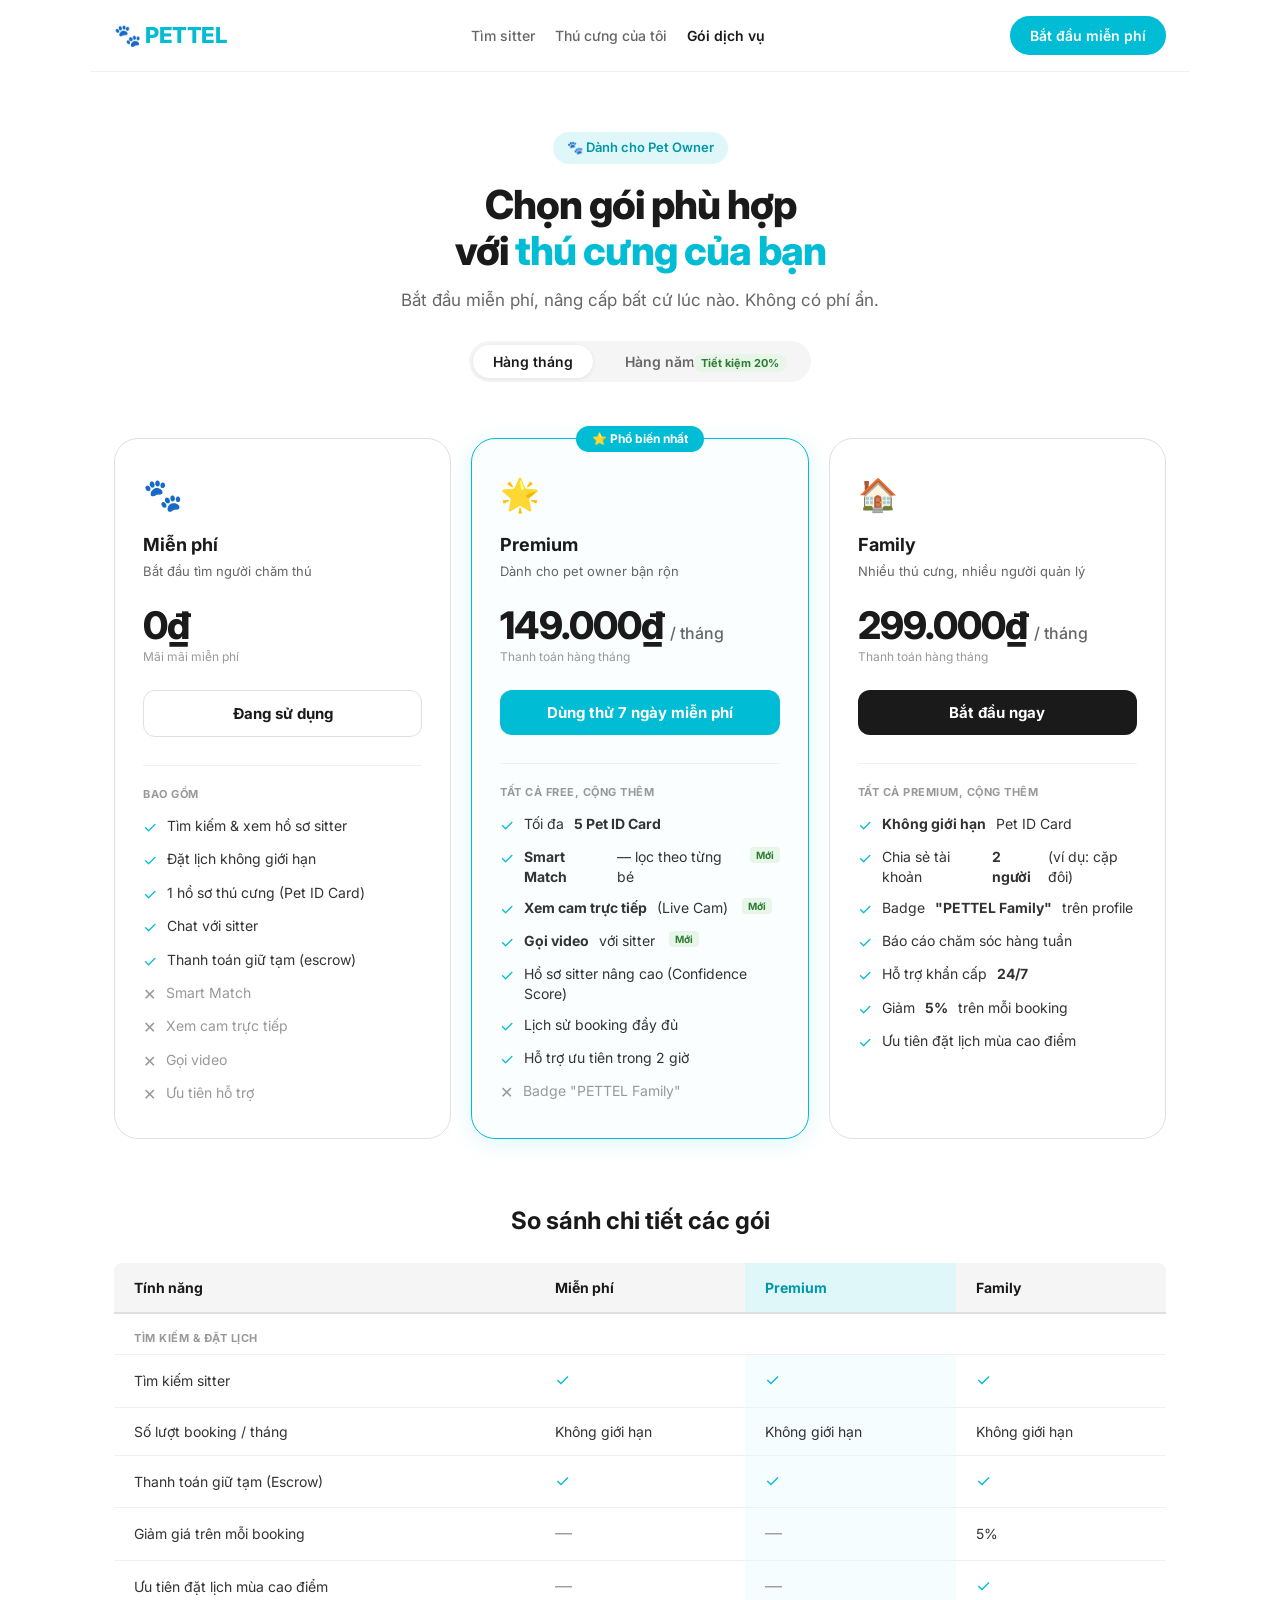
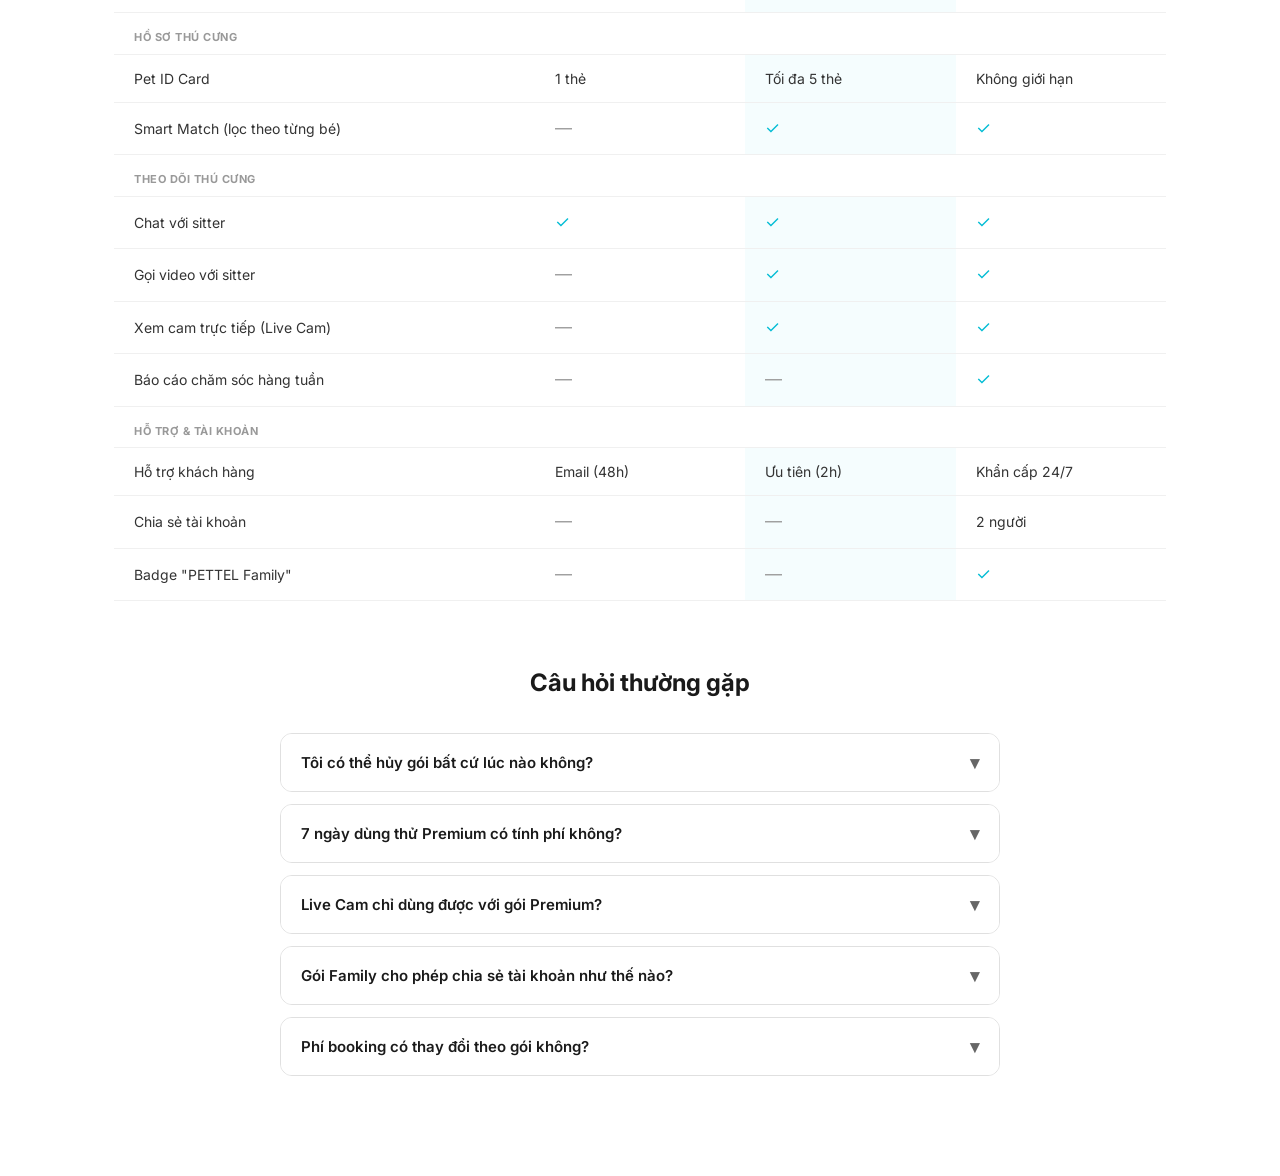
<file: pricing.html>
<!DOCTYPE html>
<html lang="vi">
<head>
  <meta charset="UTF-8">
  <meta name="viewport" content="width=device-width, initial-scale=1.0">
  <title>Gói dịch vụ | PETTEL</title>
  <link rel="stylesheet" href="styles.css">
  <link rel="icon" href="data:image/svg+xml,<svg xmlns='http://www.w3.org/2000/svg' viewBox='0 0 100 100'><text y='.9em' font-size='90'>🐾</text></svg>">
  <style>
    /* ── Page layout ── */
    .pricing-page {
      max-width: 1100px;
      margin: 0 auto;
      padding: 60px 24px 100px;
    }

    /* ── Hero ── */
    .pricing-hero {
      text-align: center;
      margin-bottom: 56px;
    }
    .pricing-hero__badge {
      display: inline-flex;
      align-items: center;
      gap: 6px;
      background: var(--color-primary-bg);
      color: var(--color-primary-dark);
      font-size: 13px;
      font-weight: 600;
      padding: 6px 14px;
      border-radius: var(--radius-pill);
      margin-bottom: 18px;
    }
    .pricing-hero h1 {
      font-size: 40px;
      font-weight: 800;
      color: var(--color-text-dark);
      letter-spacing: -1px;
      line-height: 1.15;
      margin-bottom: 14px;
    }
    .pricing-hero h1 span {
      color: var(--color-primary);
    }
    .pricing-hero p {
      font-size: 17px;
      color: var(--color-text-secondary);
      max-width: 520px;
      margin: 0 auto 28px;
    }

    /* ── Billing toggle ── */
    .billing-toggle {
      display: inline-flex;
      align-items: center;
      gap: 12px;
      background: var(--color-bg-gray);
      border-radius: var(--radius-pill);
      padding: 4px;
    }
    .billing-toggle__btn {
      padding: 8px 20px;
      border-radius: var(--radius-pill);
      font-size: 14px;
      font-weight: 600;
      color: var(--color-text-secondary);
      transition: var(--transition);
      cursor: pointer;
      border: none;
      background: none;
    }
    .billing-toggle__btn.active {
      background: var(--color-bg);
      color: var(--color-text-dark);
      box-shadow: 0 1px 4px var(--color-shadow);
    }
    .billing-toggle__save {
      background: #E8F5E9;
      color: var(--color-green);
      font-size: 11px;
      font-weight: 700;
      padding: 2px 8px;
      border-radius: var(--radius-pill);
      margin-left: -6px;
    }

    /* ── Plans grid ── */
    .plans-grid {
      display: grid;
      grid-template-columns: repeat(3, 1fr);
      gap: 20px;
      margin-bottom: 64px;
    }

    /* ── Plan card ── */
    .plan-card {
      border: 1.5px solid var(--color-border);
      border-radius: var(--radius-xl);
      padding: 32px 28px;
      background: var(--color-bg);
      position: relative;
      transition: var(--transition);
      display: flex;
      flex-direction: column;
    }
    .plan-card:hover {
      box-shadow: 0 8px 32px var(--color-shadow-hover);
      transform: translateY(-2px);
    }
    .plan-card--featured {
      border-color: var(--color-primary);
      background: #FAFEFF;
      box-shadow: 0 4px 24px rgba(0,188,212,0.13);
    }

    .plan-badge {
      position: absolute;
      top: -13px;
      left: 50%;
      transform: translateX(-50%);
      background: var(--color-primary);
      color: #fff;
      font-size: 12px;
      font-weight: 700;
      padding: 4px 16px;
      border-radius: var(--radius-pill);
      white-space: nowrap;
    }

    .plan-icon {
      font-size: 32px;
      margin-bottom: 12px;
    }
    .plan-name {
      font-size: 18px;
      font-weight: 700;
      color: var(--color-text-dark);
      margin-bottom: 4px;
    }
    .plan-tagline {
      font-size: 13px;
      color: var(--color-text-secondary);
      margin-bottom: 24px;
    }

    .plan-price {
      margin-bottom: 24px;
    }
    .plan-price__amount {
      font-size: 38px;
      font-weight: 800;
      color: var(--color-text-dark);
      letter-spacing: -1px;
      line-height: 1;
    }
    .plan-price__amount span {
      font-size: 16px;
      font-weight: 500;
      color: var(--color-text-secondary);
      letter-spacing: 0;
    }
    .plan-price__amount--free {
      font-size: 38px;
      font-weight: 800;
      color: var(--color-text-dark);
    }
    .plan-price__billed {
      font-size: 12px;
      color: var(--color-text-light);
      margin-top: 4px;
    }
    .plan-price__original {
      font-size: 13px;
      color: var(--color-text-light);
      text-decoration: line-through;
      margin-top: 2px;
    }

    .plan-cta {
      width: 100%;
      padding: 13px;
      border-radius: var(--radius-md);
      font-size: 15px;
      font-weight: 700;
      margin-bottom: 28px;
      transition: var(--transition);
      cursor: pointer;
      border: none;
    }
    .plan-cta--outline {
      background: transparent;
      border: 1.5px solid var(--color-border);
      color: var(--color-text-dark);
    }
    .plan-cta--outline:hover {
      border-color: var(--color-primary);
      color: var(--color-primary);
    }
    .plan-cta--primary {
      background: var(--color-primary);
      color: #fff;
    }
    .plan-cta--primary:hover {
      background: var(--color-primary-dark);
    }
    .plan-cta--dark {
      background: var(--color-text-dark);
      color: #fff;
    }
    .plan-cta--dark:hover {
      background: #333;
    }

    /* ── Feature list ── */
    .plan-divider {
      border: none;
      border-top: 1px solid var(--color-border-light);
      margin-bottom: 20px;
    }
    .plan-features-label {
      font-size: 11px;
      font-weight: 700;
      text-transform: uppercase;
      letter-spacing: 0.5px;
      color: var(--color-text-light);
      margin-bottom: 14px;
    }
    .plan-features {
      list-style: none;
      display: flex;
      flex-direction: column;
      gap: 11px;
      flex: 1;
    }
    .plan-features li {
      display: flex;
      align-items: flex-start;
      gap: 10px;
      font-size: 14px;
      color: var(--color-text);
      line-height: 1.4;
    }
    .plan-features li .check {
      color: var(--color-primary);
      font-size: 16px;
      flex-shrink: 0;
      margin-top: 0px;
    }
    .plan-features li .cross {
      color: var(--color-text-light);
      font-size: 16px;
      flex-shrink: 0;
    }
    .plan-features li.muted {
      color: var(--color-text-light);
    }
    .feature-tag {
      display: inline-block;
      background: var(--color-orange-light);
      color: var(--color-orange);
      font-size: 10px;
      font-weight: 700;
      padding: 1px 6px;
      border-radius: 4px;
      margin-left: 4px;
      vertical-align: middle;
    }
    .feature-tag--new {
      background: #E8F5E9;
      color: var(--color-green);
    }

    /* ── Compare table ── */
    .compare-section {
      margin-bottom: 64px;
    }
    .compare-section h2 {
      font-size: 24px;
      font-weight: 700;
      color: var(--color-text-dark);
      margin-bottom: 24px;
      text-align: center;
    }
    .compare-table {
      width: 100%;
      border-collapse: collapse;
      font-size: 14px;
    }
    .compare-table thead th {
      padding: 14px 20px;
      text-align: left;
      font-weight: 700;
      color: var(--color-text-dark);
      border-bottom: 2px solid var(--color-border);
      background: var(--color-bg-gray);
    }
    .compare-table thead th:first-child {
      border-radius: var(--radius-sm) 0 0 0;
    }
    .compare-table thead th:last-child {
      border-radius: 0 var(--radius-sm) 0 0;
    }
    .compare-table thead th.col-featured {
      background: var(--color-primary-bg);
      color: var(--color-primary-dark);
    }
    .compare-table tbody tr {
      border-bottom: 1px solid var(--color-border-light);
    }
    .compare-table tbody tr:hover {
      background: var(--color-bg-gray);
    }
    .compare-table tbody tr.section-header td {
      padding: 16px 20px 8px;
      font-size: 11px;
      font-weight: 700;
      text-transform: uppercase;
      letter-spacing: 0.5px;
      color: var(--color-text-light);
      background: var(--color-bg);
      border-bottom: none;
    }
    .compare-table tbody td {
      padding: 13px 20px;
      color: var(--color-text);
      vertical-align: middle;
    }
    .compare-table tbody td.col-featured {
      background: rgba(0,188,212,0.04);
    }
    .compare-table td .tick { color: var(--color-primary); font-size: 17px; }
    .compare-table td .dash { color: var(--color-text-light); font-size: 17px; }

    /* ── FAQ ── */
    .faq-section h2 {
      font-size: 24px;
      font-weight: 700;
      color: var(--color-text-dark);
      text-align: center;
      margin-bottom: 32px;
    }
    .faq-list {
      display: flex;
      flex-direction: column;
      gap: 12px;
      max-width: 720px;
      margin: 0 auto;
    }
    .faq-item {
      border: 1px solid var(--color-border);
      border-radius: var(--radius-md);
      overflow: hidden;
    }
    .faq-question {
      width: 100%;
      display: flex;
      justify-content: space-between;
      align-items: center;
      padding: 18px 20px;
      font-size: 15px;
      font-weight: 600;
      color: var(--color-text-dark);
      background: var(--color-bg);
      cursor: pointer;
      border: none;
      text-align: left;
      transition: var(--transition);
    }
    .faq-question:hover { background: var(--color-bg-gray); }
    .faq-question .arrow {
      font-size: 18px;
      color: var(--color-text-secondary);
      transition: transform 0.2s;
    }
    .faq-item.open .faq-question .arrow { transform: rotate(180deg); }
    .faq-answer {
      display: none;
      padding: 0 20px 18px;
      font-size: 14px;
      color: var(--color-text-secondary);
      line-height: 1.7;
    }
    .faq-item.open .faq-answer { display: block; }

    /* ── Simple header for standalone pages ── */
    .simple-header {
      display: flex;
      align-items: center;
      justify-content: space-between;
      padding: 16px 24px;
      border-bottom: 1px solid var(--color-border-light);
      max-width: 1100px;
      margin: 0 auto;
    }
    .simple-header .logo {
      font-size: 22px;
      font-weight: 800;
      color: var(--color-primary);
      display: flex;
      align-items: center;
      gap: 6px;
    }
    .simple-header nav {
      display: flex;
      gap: 20px;
      font-size: 14px;
      font-weight: 500;
    }
    .simple-header nav a {
      color: var(--color-text-secondary);
      transition: var(--transition);
    }
    .simple-header nav a:hover { color: var(--color-primary); }
    .simple-header nav a.active { color: var(--color-text-dark); font-weight: 600; }
    .header-cta {
      background: var(--color-primary);
      color: #fff;
      padding: 9px 20px;
      border-radius: var(--radius-pill);
      font-size: 14px;
      font-weight: 600;
      transition: var(--transition);
    }
    .header-cta:hover { background: var(--color-primary-dark); color:#fff; }
  </style>
</head>
<body>

  <!-- Header -->
  <div class="simple-header">
    <a href="index.html" class="logo">
      🐾 PETTEL
    </a>
    <nav>
      <a href="index.html">Tìm sitter</a>
      <a href="pet-profile.html">Thú cưng của tôi</a>
      <a href="pricing.html" class="active">Gói dịch vụ</a>
    </nav>
    <a href="index.html" class="header-cta">Bắt đầu miễn phí</a>
  </div>

  <div class="pricing-page">

    <!-- Hero -->
    <div class="pricing-hero">
      <div class="pricing-hero__badge">🐾 Dành cho Pet Owner</div>
      <h1>Chọn gói phù hợp<br>với <span>thú cưng của bạn</span></h1>
      <p>Bắt đầu miễn phí, nâng cấp bất cứ lúc nào. Không có phí ẩn.</p>

      <div class="billing-toggle">
        <button class="billing-toggle__btn active" id="btn-monthly" onclick="setBilling('monthly')">Hàng tháng</button>
        <button class="billing-toggle__btn" id="btn-yearly" onclick="setBilling('yearly')">
          Hàng năm <span class="billing-toggle__save">Tiết kiệm 20%</span>
        </button>
      </div>
    </div>

    <!-- Plans -->
    <div class="plans-grid">

      <!-- Free -->
      <div class="plan-card">
        <div class="plan-icon">🐾</div>
        <div class="plan-name">Miễn phí</div>
        <div class="plan-tagline">Bắt đầu tìm người chăm thú</div>

        <div class="plan-price">
          <div class="plan-price__amount plan-price__amount--free">0₫</div>
          <div class="plan-price__billed">Mãi mãi miễn phí</div>
        </div>

        <button class="plan-cta plan-cta--outline">Đang sử dụng</button>

        <hr class="plan-divider">
        <div class="plan-features-label">Bao gồm</div>
        <ul class="plan-features">
          <li><span class="check">✓</span> Tìm kiếm & xem hồ sơ sitter</li>
          <li><span class="check">✓</span> Đặt lịch không giới hạn</li>
          <li><span class="check">✓</span> 1 hồ sơ thú cưng (Pet ID Card)</li>
          <li><span class="check">✓</span> Chat với sitter</li>
          <li><span class="check">✓</span> Thanh toán giữ tạm (escrow)</li>
          <li class="muted"><span class="cross">✕</span> Smart Match</li>
          <li class="muted"><span class="cross">✕</span> Xem cam trực tiếp</li>
          <li class="muted"><span class="cross">✕</span> Gọi video</li>
          <li class="muted"><span class="cross">✕</span> Ưu tiên hỗ trợ</li>
        </ul>
      </div>

      <!-- Premium (featured) -->
      <div class="plan-card plan-card--featured">
        <div class="plan-badge">⭐ Phổ biến nhất</div>
        <div class="plan-icon">🌟</div>
        <div class="plan-name">Premium</div>
        <div class="plan-tagline">Dành cho pet owner bận rộn</div>

        <div class="plan-price">
          <div class="plan-price__amount" id="premium-price">149.000₫ <span>/ tháng</span></div>
          <div class="plan-price__billed" id="premium-billed">Thanh toán hàng tháng</div>
          <div class="plan-price__original" id="premium-original" style="display:none"></div>
        </div>

        <button class="plan-cta plan-cta--primary" onclick="showToast('Chuyển đến trang thanh toán Premium...')">Dùng thử 7 ngày miễn phí</button>

        <hr class="plan-divider">
        <div class="plan-features-label">Tất cả Free, cộng thêm</div>
        <ul class="plan-features">
          <li><span class="check">✓</span> Tối đa <strong>5 Pet ID Card</strong></li>
          <li><span class="check">✓</span> <strong>Smart Match</strong> — lọc theo từng bé <span class="feature-tag feature-tag--new">Mới</span></li>
          <li><span class="check">✓</span> <strong>Xem cam trực tiếp</strong> (Live Cam) <span class="feature-tag feature-tag--new">Mới</span></li>
          <li><span class="check">✓</span> <strong>Gọi video</strong> với sitter <span class="feature-tag feature-tag--new">Mới</span></li>
          <li><span class="check">✓</span> Hồ sơ sitter nâng cao (Confidence Score)</li>
          <li><span class="check">✓</span> Lịch sử booking đầy đủ</li>
          <li><span class="check">✓</span> Hỗ trợ ưu tiên trong 2 giờ</li>
          <li class="muted"><span class="cross">✕</span> Badge "PETTEL Family"</li>
        </ul>
      </div>

      <!-- Family -->
      <div class="plan-card">
        <div class="plan-icon">🏠</div>
        <div class="plan-name">Family</div>
        <div class="plan-tagline">Nhiều thú cưng, nhiều người quản lý</div>

        <div class="plan-price">
          <div class="plan-price__amount" id="family-price">299.000₫ <span>/ tháng</span></div>
          <div class="plan-price__billed" id="family-billed">Thanh toán hàng tháng</div>
          <div class="plan-price__original" id="family-original" style="display:none"></div>
        </div>

        <button class="plan-cta plan-cta--dark" onclick="showToast('Chuyển đến trang thanh toán Family...')">Bắt đầu ngay</button>

        <hr class="plan-divider">
        <div class="plan-features-label">Tất cả Premium, cộng thêm</div>
        <ul class="plan-features">
          <li><span class="check">✓</span> <strong>Không giới hạn</strong> Pet ID Card</li>
          <li><span class="check">✓</span> Chia sẻ tài khoản <strong>2 người</strong> (ví dụ: cặp đôi)</li>
          <li><span class="check">✓</span> Badge <strong>"PETTEL Family"</strong> trên profile</li>
          <li><span class="check">✓</span> Báo cáo chăm sóc hàng tuần</li>
          <li><span class="check">✓</span> Hỗ trợ khẩn cấp <strong>24/7</strong></li>
          <li><span class="check">✓</span> Giảm <strong>5%</strong> trên mỗi booking</li>
          <li><span class="check">✓</span> Ưu tiên đặt lịch mùa cao điểm</li>
        </ul>
      </div>

    </div>

    <!-- Compare table -->
    <div class="compare-section">
      <h2>So sánh chi tiết các gói</h2>
      <table class="compare-table">
        <thead>
          <tr>
            <th style="width:40%">Tính năng</th>
            <th>Miễn phí</th>
            <th class="col-featured">Premium</th>
            <th>Family</th>
          </tr>
        </thead>
        <tbody>
          <tr class="section-header"><td colspan="4">Tìm kiếm & Đặt lịch</td></tr>
          <tr>
            <td>Tìm kiếm sitter</td>
            <td><span class="tick">✓</span></td>
            <td class="col-featured"><span class="tick">✓</span></td>
            <td><span class="tick">✓</span></td>
          </tr>
          <tr>
            <td>Số lượt booking / tháng</td>
            <td>Không giới hạn</td>
            <td class="col-featured">Không giới hạn</td>
            <td>Không giới hạn</td>
          </tr>
          <tr>
            <td>Thanh toán giữ tạm (Escrow)</td>
            <td><span class="tick">✓</span></td>
            <td class="col-featured"><span class="tick">✓</span></td>
            <td><span class="tick">✓</span></td>
          </tr>
          <tr>
            <td>Giảm giá trên mỗi booking</td>
            <td><span class="dash">—</span></td>
            <td class="col-featured"><span class="dash">—</span></td>
            <td>5%</td>
          </tr>
          <tr>
            <td>Ưu tiên đặt lịch mùa cao điểm</td>
            <td><span class="dash">—</span></td>
            <td class="col-featured"><span class="dash">—</span></td>
            <td><span class="tick">✓</span></td>
          </tr>

          <tr class="section-header"><td colspan="4">Hồ sơ thú cưng</td></tr>
          <tr>
            <td>Pet ID Card</td>
            <td>1 thẻ</td>
            <td class="col-featured">Tối đa 5 thẻ</td>
            <td>Không giới hạn</td>
          </tr>
          <tr>
            <td>Smart Match (lọc theo từng bé)</td>
            <td><span class="dash">—</span></td>
            <td class="col-featured"><span class="tick">✓</span></td>
            <td><span class="tick">✓</span></td>
          </tr>

          <tr class="section-header"><td colspan="4">Theo dõi thú cưng</td></tr>
          <tr>
            <td>Chat với sitter</td>
            <td><span class="tick">✓</span></td>
            <td class="col-featured"><span class="tick">✓</span></td>
            <td><span class="tick">✓</span></td>
          </tr>
          <tr>
            <td>Gọi video với sitter</td>
            <td><span class="dash">—</span></td>
            <td class="col-featured"><span class="tick">✓</span></td>
            <td><span class="tick">✓</span></td>
          </tr>
          <tr>
            <td>Xem cam trực tiếp (Live Cam)</td>
            <td><span class="dash">—</span></td>
            <td class="col-featured"><span class="tick">✓</span></td>
            <td><span class="tick">✓</span></td>
          </tr>
          <tr>
            <td>Báo cáo chăm sóc hàng tuần</td>
            <td><span class="dash">—</span></td>
            <td class="col-featured"><span class="dash">—</span></td>
            <td><span class="tick">✓</span></td>
          </tr>

          <tr class="section-header"><td colspan="4">Hỗ trợ & Tài khoản</td></tr>
          <tr>
            <td>Hỗ trợ khách hàng</td>
            <td>Email (48h)</td>
            <td class="col-featured">Ưu tiên (2h)</td>
            <td>Khẩn cấp 24/7</td>
          </tr>
          <tr>
            <td>Chia sẻ tài khoản</td>
            <td><span class="dash">—</span></td>
            <td class="col-featured"><span class="dash">—</span></td>
            <td>2 người</td>
          </tr>
          <tr>
            <td>Badge "PETTEL Family"</td>
            <td><span class="dash">—</span></td>
            <td class="col-featured"><span class="dash">—</span></td>
            <td><span class="tick">✓</span></td>
          </tr>
        </tbody>
      </table>
    </div>

    <!-- FAQ -->
    <div class="faq-section">
      <h2>Câu hỏi thường gặp</h2>
      <div class="faq-list">

        <div class="faq-item" onclick="toggleFaq(this)">
          <button class="faq-question">
            Tôi có thể hủy gói bất cứ lúc nào không?
            <span class="arrow">▾</span>
          </button>
          <div class="faq-answer">Có. Bạn có thể hủy gói Premium hoặc Family bất kỳ lúc nào. Gói sẽ vẫn hoạt động đến hết chu kỳ thanh toán hiện tại và sẽ không bị gia hạn tự động.</div>
        </div>

        <div class="faq-item" onclick="toggleFaq(this)">
          <button class="faq-question">
            7 ngày dùng thử Premium có tính phí không?
            <span class="arrow">▾</span>
          </button>
          <div class="faq-answer">Hoàn toàn miễn phí. Bạn sẽ không bị tính phí trong 7 ngày đầu. Sau đó, gói Premium sẽ tự động gia hạn trừ khi bạn hủy trước.</div>
        </div>

        <div class="faq-item" onclick="toggleFaq(this)">
          <button class="faq-question">
            Live Cam chỉ dùng được với gói Premium?
            <span class="arrow">▾</span>
          </button>
          <div class="faq-answer">Đúng. Tính năng Xem cam trực tiếp (Live Cam) và Gọi video chỉ có ở gói Premium và Family. Ngoài ra, sitter cũng cần hỗ trợ tính năng camera — điều này được hiển thị rõ trên hồ sơ của họ.</div>
        </div>

        <div class="faq-item" onclick="toggleFaq(this)">
          <button class="faq-question">
            Gói Family cho phép chia sẻ tài khoản như thế nào?
            <span class="arrow">▾</span>
          </button>
          <div class="faq-answer">Gói Family cho phép 2 người (ví dụ: bạn và người thân) cùng quản lý các Pet ID Card, xem lịch booking và theo dõi thú cưng qua Live Cam. Cả hai đều có quyền truy cập đầy đủ.</div>
        </div>

        <div class="faq-item" onclick="toggleFaq(this)">
          <button class="faq-question">
            Phí booking có thay đổi theo gói không?
            <span class="arrow">▾</span>
          </button>
          <div class="faq-answer">Gói Free và Premium không ảnh hưởng đến giá booking. Riêng gói Family được giảm 5% trên mỗi booking — khoản tiết kiệm này áp dụng trực tiếp tại checkout.</div>
        </div>

      </div>
    </div>

  </div>

  <!-- Toast notification -->
  <div id="toast" style="display:none; position:fixed; bottom:32px; left:50%; transform:translateX(-50%); background:#1A1A1A; color:#fff; padding:12px 24px; border-radius:var(--radius-pill); font-size:14px; font-weight:600; z-index:9999; box-shadow:0 4px 20px rgba(0,0,0,0.2);">
    Toast message
  </div>

  <script>
    // Billing toggle
    const prices = {
      monthly: { premium: '149.000₫', premiumBilled: 'Thanh toán hàng tháng', family: '299.000₫', familyBilled: 'Thanh toán hàng tháng' },
      yearly:  { premium: '119.000₫', premiumBilled: 'Thanh toán hàng năm (1.428.000₫/năm)', family: '239.000₫', familyBilled: 'Thanh toán hàng năm (2.868.000₫/năm)' }
    };
    function setBilling(mode) {
      document.getElementById('btn-monthly').classList.toggle('active', mode === 'monthly');
      document.getElementById('btn-yearly').classList.toggle('active', mode === 'yearly');
      const p = prices[mode];
      document.getElementById('premium-price').innerHTML = p.premium + ' <span>/ tháng</span>';
      document.getElementById('premium-billed').textContent = p.premiumBilled;
      document.getElementById('family-price').innerHTML  = p.family  + ' <span>/ tháng</span>';
      document.getElementById('family-billed').textContent  = p.familyBilled;
    }

    // FAQ accordion
    function toggleFaq(el) {
      el.classList.toggle('open');
    }

    // Toast
    function showToast(msg) {
      const t = document.getElementById('toast');
      t.textContent = msg;
      t.style.display = 'block';
      setTimeout(() => { t.style.display = 'none'; }, 2500);
    }
  </script>

</body>
</html>
</file>
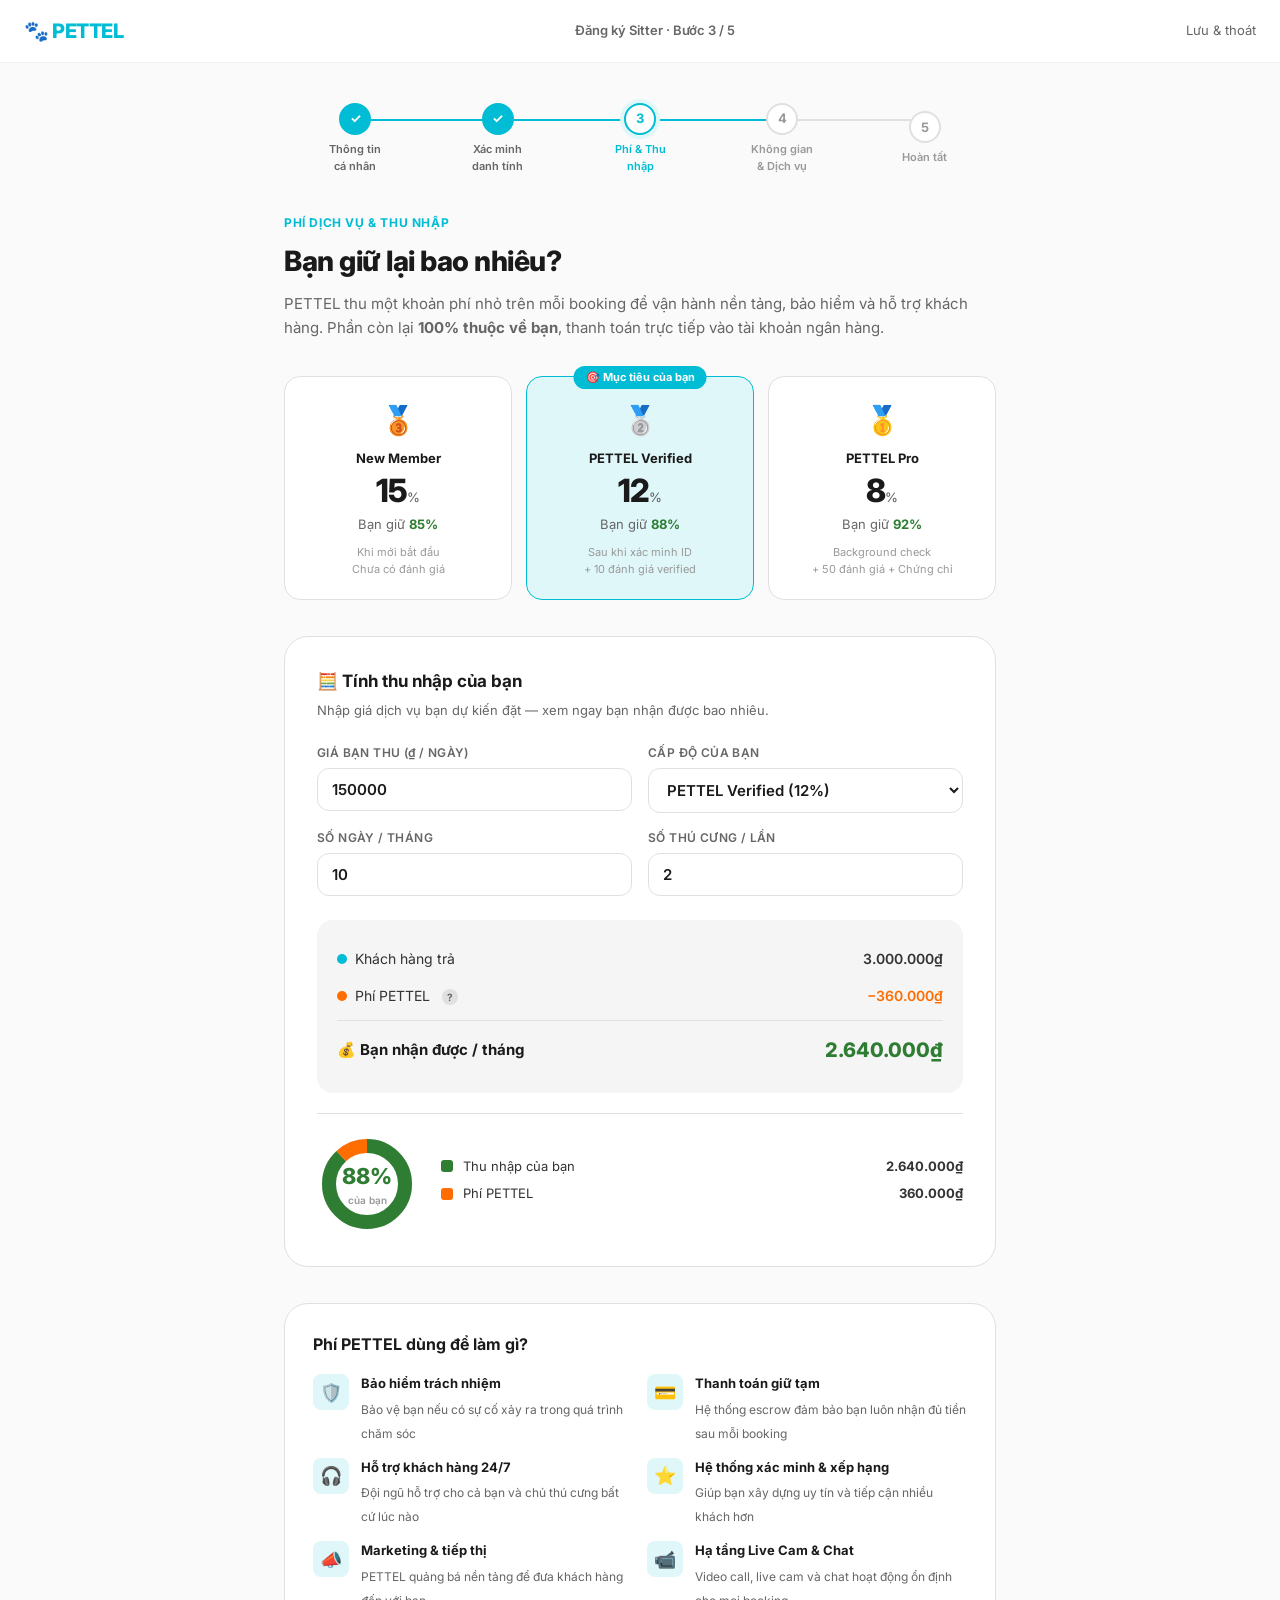
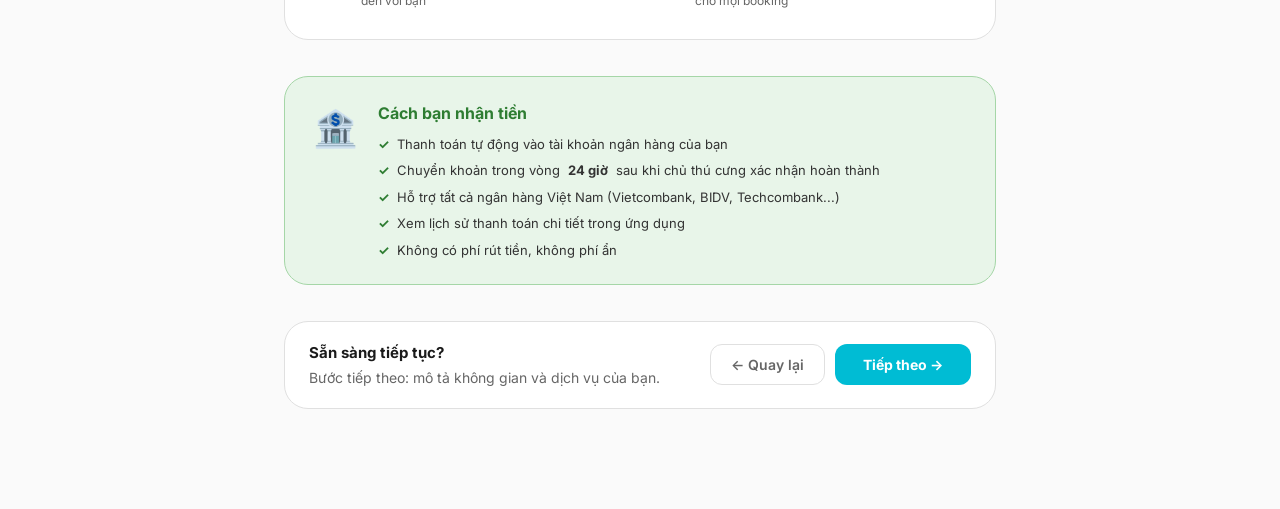
<file: sitter-onboarding-commission.html>
<!DOCTYPE html>
<html lang="vi">
<head>
  <meta charset="UTF-8">
  <meta name="viewport" content="width=device-width, initial-scale=1.0">
  <title>Phí dịch vụ & Thu nhập | PETTEL Sitter</title>
  <link rel="stylesheet" href="styles.css">
  <link rel="icon" href="data:image/svg+xml,<svg xmlns='http://www.w3.org/2000/svg' viewBox='0 0 100 100'><text y='.9em' font-size='90'>🐾</text></svg>">
  <style>

    /* ── Layout ── */
    body { background: var(--color-bg-page); }

    .onboarding-shell {
      max-width: 760px;
      margin: 0 auto;
      padding: 40px 24px 100px;
    }

    /* ── Progress bar (step 3 of 5 context) ── */
    .progress-wrap {
      margin-bottom: 40px;
    }
    .progress-steps {
      display: flex;
      align-items: center;
      gap: 0;
      margin-bottom: 10px;
    }
    .progress-step {
      display: flex;
      flex-direction: column;
      align-items: center;
      flex: 1;
      position: relative;
    }
    .progress-step:not(:last-child)::after {
      content: '';
      position: absolute;
      top: 16px;
      left: 50%;
      width: 100%;
      height: 2px;
      background: var(--color-border);
      z-index: 0;
    }
    .progress-step.done:not(:last-child)::after,
    .progress-step.active:not(:last-child)::after {
      background: var(--color-primary);
    }
    .step-dot {
      width: 32px;
      height: 32px;
      border-radius: 50%;
      display: flex;
      align-items: center;
      justify-content: center;
      font-size: 13px;
      font-weight: 700;
      border: 2px solid var(--color-border);
      background: var(--color-bg);
      color: var(--color-text-light);
      position: relative;
      z-index: 1;
    }
    .progress-step.done .step-dot {
      background: var(--color-primary);
      border-color: var(--color-primary);
      color: #fff;
    }
    .progress-step.active .step-dot {
      background: var(--color-bg);
      border-color: var(--color-primary);
      color: var(--color-primary);
      box-shadow: 0 0 0 4px var(--color-primary-bg);
    }
    .step-label {
      font-size: 11px;
      font-weight: 600;
      color: var(--color-text-light);
      margin-top: 6px;
      text-align: center;
      white-space: nowrap;
    }
    .progress-step.active .step-label { color: var(--color-primary); }
    .progress-step.done  .step-label { color: var(--color-text-secondary); }

    /* ── Section header ── */
    .section-eyebrow {
      font-size: 12px;
      font-weight: 700;
      text-transform: uppercase;
      letter-spacing: 0.6px;
      color: var(--color-primary);
      margin-bottom: 8px;
    }
    .section-title {
      font-size: 28px;
      font-weight: 800;
      color: var(--color-text-dark);
      letter-spacing: -0.5px;
      margin-bottom: 10px;
    }
    .section-sub {
      font-size: 15px;
      color: var(--color-text-secondary);
      margin-bottom: 36px;
      line-height: 1.6;
    }

    /* ── Rate cards ── */
    .rate-cards {
      display: grid;
      grid-template-columns: repeat(3, 1fr);
      gap: 14px;
      margin-bottom: 36px;
    }
    .rate-card {
      background: var(--color-bg);
      border: 1.5px solid var(--color-border);
      border-radius: var(--radius-lg);
      padding: 22px 18px;
      text-align: center;
      transition: var(--transition);
      position: relative;
    }
    .rate-card:hover { box-shadow: 0 4px 16px var(--color-shadow-hover); }
    .rate-card--highlight {
      border-color: var(--color-primary);
      background: var(--color-primary-bg);
    }
    .rate-card__badge {
      position: absolute;
      top: -11px;
      left: 50%;
      transform: translateX(-50%);
      background: var(--color-primary);
      color: #fff;
      font-size: 11px;
      font-weight: 700;
      padding: 3px 12px;
      border-radius: var(--radius-pill);
      white-space: nowrap;
    }
    .rate-card__medal { font-size: 28px; margin-bottom: 8px; }
    .rate-card__level { font-size: 13px; font-weight: 700; color: var(--color-text-dark); margin-bottom: 6px; }
    .rate-card__rate {
      font-size: 32px;
      font-weight: 800;
      color: var(--color-text-dark);
      letter-spacing: -1px;
      line-height: 1;
    }
    .rate-card__rate .rate-label {
      font-size: 13px;
      font-weight: 500;
      color: var(--color-text-secondary);
      letter-spacing: 0;
    }
    .rate-card__keep {
      margin-top: 8px;
      font-size: 13px;
      color: var(--color-text-secondary);
    }
    .rate-card__keep strong { color: var(--color-green); }
    .rate-card__req {
      margin-top: 10px;
      font-size: 11px;
      color: var(--color-text-light);
      line-height: 1.5;
    }

    /* ── Calculator ── */
    .calc-card {
      background: var(--color-bg);
      border: 1.5px solid var(--color-border);
      border-radius: var(--radius-xl);
      padding: 32px;
      margin-bottom: 36px;
    }
    .calc-card h3 {
      font-size: 17px;
      font-weight: 700;
      color: var(--color-text-dark);
      margin-bottom: 6px;
    }
    .calc-card p {
      font-size: 13px;
      color: var(--color-text-secondary);
      margin-bottom: 24px;
    }

    .calc-inputs {
      display: grid;
      grid-template-columns: 1fr 1fr;
      gap: 16px;
      margin-bottom: 24px;
    }
    .calc-field label {
      display: block;
      font-size: 12px;
      font-weight: 600;
      color: var(--color-text-secondary);
      margin-bottom: 6px;
      text-transform: uppercase;
      letter-spacing: 0.4px;
    }
    .calc-field input,
    .calc-field select {
      width: 100%;
      padding: 11px 14px;
      border: 1.5px solid var(--color-border);
      border-radius: var(--radius-md);
      font-size: 15px;
      font-weight: 600;
      color: var(--color-text-dark);
      font-family: var(--font-family);
      background: var(--color-bg);
      transition: var(--transition);
      outline: none;
    }
    .calc-field input:focus,
    .calc-field select:focus {
      border-color: var(--color-primary);
      box-shadow: 0 0 0 3px var(--color-primary-bg);
    }

    /* Result breakdown */
    .calc-result {
      background: var(--color-bg-gray);
      border-radius: var(--radius-lg);
      padding: 20px;
    }
    .calc-result__row {
      display: flex;
      justify-content: space-between;
      align-items: center;
      padding: 8px 0;
      font-size: 14px;
      color: var(--color-text);
    }
    .calc-result__row.divider {
      border-top: 1px solid var(--color-border);
      margin-top: 6px;
      padding-top: 14px;
    }
    .calc-result__row .label { display: flex; align-items: center; gap: 8px; }
    .calc-result__row .label .dot {
      width: 10px; height: 10px; border-radius: 50%; flex-shrink: 0;
    }
    .dot--owner  { background: var(--color-primary); }
    .dot--pettel { background: var(--color-orange); }
    .dot--sitter { background: var(--color-green); }

    .calc-result__row .value { font-weight: 600; }
    .calc-result__row.total .label { font-size: 15px; font-weight: 700; color: var(--color-text-dark); }
    .calc-result__row.total .value { font-size: 20px; font-weight: 800; color: var(--color-green); }

    /* Donut chart wrapper */
    .calc-visual {
      display: flex;
      align-items: center;
      gap: 24px;
      margin-top: 20px;
      padding-top: 20px;
      border-top: 1px solid var(--color-border);
    }
    .donut-wrap { position: relative; flex-shrink: 0; }
    .donut-wrap svg { display: block; }
    .donut-center {
      position: absolute;
      top: 50%; left: 50%;
      transform: translate(-50%, -50%);
      text-align: center;
    }
    .donut-center .pct { font-size: 22px; font-weight: 800; color: var(--color-green); }
    .donut-center .lbl { font-size: 10px; font-weight: 600; color: var(--color-text-light); }
    .donut-legend { flex: 1; }
    .donut-legend-item {
      display: flex;
      align-items: center;
      gap: 10px;
      font-size: 13px;
      color: var(--color-text);
      margin-bottom: 8px;
    }
    .donut-legend-item .swatch {
      width: 12px; height: 12px; border-radius: 3px; flex-shrink: 0;
    }
    .swatch--sitter { background: var(--color-green); }
    .swatch--pettel { background: var(--color-orange); }
    .donut-legend-item strong { margin-left: auto; font-weight: 700; }

    /* ── What PETTEL does with fee ── */
    .fee-usage {
      background: var(--color-bg);
      border: 1.5px solid var(--color-border);
      border-radius: var(--radius-xl);
      padding: 28px;
      margin-bottom: 36px;
    }
    .fee-usage h3 {
      font-size: 16px;
      font-weight: 700;
      color: var(--color-text-dark);
      margin-bottom: 18px;
    }
    .fee-usage-grid {
      display: grid;
      grid-template-columns: repeat(2, 1fr);
      gap: 14px;
    }
    .fee-use-item {
      display: flex;
      align-items: flex-start;
      gap: 12px;
    }
    .fee-use-icon {
      width: 36px; height: 36px;
      border-radius: var(--radius-sm);
      background: var(--color-primary-bg);
      display: flex; align-items: center; justify-content: center;
      font-size: 18px;
      flex-shrink: 0;
    }
    .fee-use-text strong {
      display: block;
      font-size: 13px;
      font-weight: 700;
      color: var(--color-text-dark);
      margin-bottom: 2px;
    }
    .fee-use-text span {
      font-size: 12px;
      color: var(--color-text-secondary);
      line-height: 1.4;
    }

    /* ── Payout info ── */
    .payout-card {
      background: var(--color-green-light);
      border: 1.5px solid #A5D6A7;
      border-radius: var(--radius-xl);
      padding: 24px 28px;
      margin-bottom: 36px;
      display: flex;
      gap: 20px;
      align-items: flex-start;
    }
    .payout-icon { font-size: 36px; flex-shrink: 0; }
    .payout-body h3 {
      font-size: 16px;
      font-weight: 700;
      color: var(--color-green);
      margin-bottom: 10px;
    }
    .payout-rows { display: flex; flex-direction: column; gap: 7px; }
    .payout-row {
      display: flex;
      align-items: center;
      gap: 8px;
      font-size: 13px;
      color: var(--color-text);
    }
    .payout-row::before { content: '✓'; color: var(--color-green); font-weight: 700; }

    /* ── CTA bar ── */
    .cta-bar {
      display: flex;
      align-items: center;
      justify-content: space-between;
      gap: 12px;
      background: var(--color-bg);
      border: 1.5px solid var(--color-border);
      border-radius: var(--radius-xl);
      padding: 20px 24px;
    }
    .cta-bar p {
      font-size: 14px;
      color: var(--color-text-secondary);
    }
    .cta-bar p strong { color: var(--color-text-dark); display: block; font-size: 15px; margin-bottom: 2px; }
    .cta-bar-btns { display: flex; gap: 10px; flex-shrink: 0; }
    .btn-back {
      padding: 11px 20px;
      border-radius: var(--radius-md);
      font-size: 14px;
      font-weight: 600;
      border: 1.5px solid var(--color-border);
      color: var(--color-text-secondary);
      background: transparent;
      cursor: pointer;
      transition: var(--transition);
    }
    .btn-back:hover { border-color: var(--color-text-secondary); }
    .btn-next {
      padding: 11px 28px;
      border-radius: var(--radius-md);
      font-size: 14px;
      font-weight: 700;
      background: var(--color-primary);
      color: #fff;
      border: none;
      cursor: pointer;
      transition: var(--transition);
    }
    .btn-next:hover { background: var(--color-primary-dark); }

    /* ── Simple header ── */
    .onboarding-header {
      display: flex;
      align-items: center;
      justify-content: space-between;
      padding: 16px 24px;
      border-bottom: 1px solid var(--color-border-light);
      background: var(--color-bg);
      position: sticky;
      top: 0;
      z-index: 10;
    }
    .onboarding-header .logo { font-size: 20px; font-weight: 800; color: var(--color-primary); }
    .onboarding-header .step-info { font-size: 13px; font-weight: 600; color: var(--color-text-secondary); }

    /* ── Tooltip ── */
    .tooltip-wrap { position: relative; display: inline-block; cursor: pointer; }
    .tooltip-wrap .tip-icon {
      display: inline-flex; align-items: center; justify-content: center;
      width: 16px; height: 16px; border-radius: 50%;
      background: var(--color-border); color: var(--color-text-secondary);
      font-size: 10px; font-weight: 700; margin-left: 4px; vertical-align: middle;
    }
    .tooltip-wrap .tip-box {
      display: none;
      position: absolute;
      bottom: calc(100% + 6px);
      left: 50%;
      transform: translateX(-50%);
      background: var(--color-text-dark);
      color: #fff;
      font-size: 12px;
      line-height: 1.5;
      padding: 8px 12px;
      border-radius: var(--radius-sm);
      width: 200px;
      text-align: center;
      z-index: 100;
      white-space: normal;
    }
    .tooltip-wrap:hover .tip-box { display: block; }
  </style>
</head>
<body>

  <!-- Header -->
  <div class="onboarding-header">
    <div class="logo">🐾 PETTEL</div>
    <div class="step-info">Đăng ký Sitter · Bước 3 / 5</div>
    <a href="index.html" style="font-size:13px; color:var(--color-text-secondary);">Lưu & thoát</a>
  </div>

  <div class="onboarding-shell">

    <!-- Progress -->
    <div class="progress-wrap">
      <div class="progress-steps">
        <div class="progress-step done">
          <div class="step-dot">✓</div>
          <div class="step-label">Thông tin<br>cá nhân</div>
        </div>
        <div class="progress-step done">
          <div class="step-dot">✓</div>
          <div class="step-label">Xác minh<br>danh tính</div>
        </div>
        <div class="progress-step active">
          <div class="step-dot">3</div>
          <div class="step-label">Phí & Thu<br>nhập</div>
        </div>
        <div class="progress-step">
          <div class="step-dot">4</div>
          <div class="step-label">Không gian<br>& Dịch vụ</div>
        </div>
        <div class="progress-step">
          <div class="step-dot">5</div>
          <div class="step-label">Hoàn tất</div>
        </div>
      </div>
    </div>

    <!-- Heading -->
    <div class="section-eyebrow">Phí dịch vụ & Thu nhập</div>
    <h1 class="section-title">Bạn giữ lại bao nhiêu?</h1>
    <p class="section-sub">
      PETTEL thu một khoản phí nhỏ trên mỗi booking để vận hành nền tảng, bảo hiểm và hỗ trợ khách hàng.
      Phần còn lại <strong>100% thuộc về bạn</strong>, thanh toán trực tiếp vào tài khoản ngân hàng.
    </p>

    <!-- Rate cards -->
    <div class="rate-cards">

      <div class="rate-card">
        <div class="rate-card__medal">🥉</div>
        <div class="rate-card__level">New Member</div>
        <div class="rate-card__rate">15<span class="rate-label">%</span></div>
        <div class="rate-card__keep">Bạn giữ <strong>85%</strong></div>
        <div class="rate-card__req">Khi mới bắt đầu<br>Chưa có đánh giá</div>
      </div>

      <div class="rate-card rate-card--highlight">
        <div class="rate-card__badge">🎯 Mục tiêu của bạn</div>
        <div class="rate-card__medal">🥈</div>
        <div class="rate-card__level">PETTEL Verified</div>
        <div class="rate-card__rate">12<span class="rate-label">%</span></div>
        <div class="rate-card__keep">Bạn giữ <strong>88%</strong></div>
        <div class="rate-card__req">Sau khi xác minh ID<br>+ 10 đánh giá verified</div>
      </div>

      <div class="rate-card">
        <div class="rate-card__medal">🥇</div>
        <div class="rate-card__level">PETTEL Pro</div>
        <div class="rate-card__rate">8<span class="rate-label">%</span></div>
        <div class="rate-card__keep">Bạn giữ <strong>92%</strong></div>
        <div class="rate-card__req">Background check<br>+ 50 đánh giá + Chứng chỉ</div>
      </div>

    </div>

    <!-- Calculator -->
    <div class="calc-card">
      <h3>🧮 Tính thu nhập của bạn</h3>
      <p>Nhập giá dịch vụ bạn dự kiến đặt — xem ngay bạn nhận được bao nhiêu.</p>

      <div class="calc-inputs">
        <div class="calc-field">
          <label>Giá bạn thu (₫ / ngày)</label>
          <input type="number" id="sitterPrice" value="150000" min="0" step="10000" oninput="calculate()">
        </div>
        <div class="calc-field">
          <label>Cấp độ của bạn</label>
          <select id="trustLevel" onchange="calculate()">
            <option value="0.15">New Member (15%)</option>
            <option value="0.12" selected>PETTEL Verified (12%)</option>
            <option value="0.08">PETTEL Pro (8%)</option>
          </select>
        </div>
        <div class="calc-field">
          <label>Số ngày / tháng</label>
          <input type="number" id="daysPerMonth" value="10" min="1" max="31" oninput="calculate()">
        </div>
        <div class="calc-field">
          <label>Số thú cưng / lần</label>
          <input type="number" id="petsPerBooking" value="2" min="1" max="10" oninput="calculate()">
        </div>
      </div>

      <div class="calc-result">
        <div class="calc-result__row">
          <span class="label"><span class="dot dot--owner"></span>Khách hàng trả</span>
          <span class="value" id="res-owner">—</span>
        </div>
        <div class="calc-result__row">
          <span class="label">
            <span class="dot dot--pettel"></span>
            Phí PETTEL
            <span class="tooltip-wrap">
              <span class="tip-icon">?</span>
              <span class="tip-box">Bao gồm bảo hiểm, hỗ trợ khách hàng, và vận hành nền tảng.</span>
            </span>
          </span>
          <span class="value" id="res-fee" style="color:var(--color-orange);">—</span>
        </div>
        <div class="calc-result__row divider total">
          <span class="label">💰 Bạn nhận được / tháng</span>
          <span class="value" id="res-sitter">—</span>
        </div>
      </div>

      <!-- Donut chart -->
      <div class="calc-visual">
        <div class="donut-wrap">
          <svg width="100" height="100" viewBox="0 0 100 100">
            <circle cx="50" cy="50" r="38" fill="none" stroke="#E0E0E0" stroke-width="14"/>
            <!-- Sitter slice (green) -->
            <circle cx="50" cy="50" r="38" fill="none"
              stroke="var(--color-green)" stroke-width="14"
              stroke-dasharray="238.76 238.76"
              stroke-dashoffset="0"
              transform="rotate(-90 50 50)"
              id="donut-sitter"/>
            <!-- PETTEL slice (orange) -->
            <circle cx="50" cy="50" r="38" fill="none"
              stroke="var(--color-orange)" stroke-width="14"
              stroke-dasharray="238.76 238.76"
              stroke-dashoffset="0"
              transform="rotate(-90 50 50)"
              id="donut-pettel"/>
          </svg>
          <div class="donut-center">
            <div class="pct" id="donut-pct">88%</div>
            <div class="lbl">của bạn</div>
          </div>
        </div>
        <div class="donut-legend">
          <div class="donut-legend-item">
            <span class="swatch swatch--sitter"></span>
            Thu nhập của bạn
            <strong id="legend-sitter">—</strong>
          </div>
          <div class="donut-legend-item">
            <span class="swatch swatch--pettel"></span>
            Phí PETTEL
            <strong id="legend-pettel">—</strong>
          </div>
        </div>
      </div>
    </div>

    <!-- What PETTEL does with the fee -->
    <div class="fee-usage">
      <h3>Phí PETTEL dùng để làm gì?</h3>
      <div class="fee-usage-grid">
        <div class="fee-use-item">
          <div class="fee-use-icon">🛡️</div>
          <div class="fee-use-text">
            <strong>Bảo hiểm trách nhiệm</strong>
            <span>Bảo vệ bạn nếu có sự cố xảy ra trong quá trình chăm sóc</span>
          </div>
        </div>
        <div class="fee-use-item">
          <div class="fee-use-icon">💳</div>
          <div class="fee-use-text">
            <strong>Thanh toán giữ tạm</strong>
            <span>Hệ thống escrow đảm bảo bạn luôn nhận đủ tiền sau mỗi booking</span>
          </div>
        </div>
        <div class="fee-use-item">
          <div class="fee-use-icon">🎧</div>
          <div class="fee-use-text">
            <strong>Hỗ trợ khách hàng 24/7</strong>
            <span>Đội ngũ hỗ trợ cho cả bạn và chủ thú cưng bất cứ lúc nào</span>
          </div>
        </div>
        <div class="fee-use-item">
          <div class="fee-use-icon">⭐</div>
          <div class="fee-use-text">
            <strong>Hệ thống xác minh & xếp hạng</strong>
            <span>Giúp bạn xây dựng uy tín và tiếp cận nhiều khách hơn</span>
          </div>
        </div>
        <div class="fee-use-item">
          <div class="fee-use-icon">📣</div>
          <div class="fee-use-text">
            <strong>Marketing & tiếp thị</strong>
            <span>PETTEL quảng bá nền tảng để đưa khách hàng đến với bạn</span>
          </div>
        </div>
        <div class="fee-use-item">
          <div class="fee-use-icon">📹</div>
          <div class="fee-use-text">
            <strong>Hạ tầng Live Cam & Chat</strong>
            <span>Video call, live cam và chat hoạt động ổn định cho mọi booking</span>
          </div>
        </div>
      </div>
    </div>

    <!-- Payout info -->
    <div class="payout-card">
      <div class="payout-icon">🏦</div>
      <div class="payout-body">
        <h3>Cách bạn nhận tiền</h3>
        <div class="payout-rows">
          <div class="payout-row">Thanh toán tự động vào tài khoản ngân hàng của bạn</div>
          <div class="payout-row">Chuyển khoản trong vòng <strong>24 giờ</strong> sau khi chủ thú cưng xác nhận hoàn thành</div>
          <div class="payout-row">Hỗ trợ tất cả ngân hàng Việt Nam (Vietcombank, BIDV, Techcombank...)</div>
          <div class="payout-row">Xem lịch sử thanh toán chi tiết trong ứng dụng</div>
          <div class="payout-row">Không có phí rút tiền, không phí ẩn</div>
        </div>
      </div>
    </div>

    <!-- CTA bar -->
    <div class="cta-bar">
      <div>
        <p><strong>Sẵn sàng tiếp tục?</strong>
        Bước tiếp theo: mô tả không gian và dịch vụ của bạn.</p>
      </div>
      <div class="cta-bar-btns">
        <button class="btn-back" onclick="history.back()">← Quay lại</button>
        <button class="btn-next" onclick="showToast('Đang chuyển đến bước 4...')">Tiếp theo →</button>
      </div>
    </div>

  </div>

  <!-- Toast -->
  <div id="toast" style="display:none; position:fixed; bottom:32px; left:50%; transform:translateX(-50%); background:#1A1A1A; color:#fff; padding:12px 24px; border-radius:var(--radius-pill); font-size:14px; font-weight:600; z-index:9999; box-shadow:0 4px 20px rgba(0,0,0,0.2);">
    Toast message
  </div>

  <script>
    const CIRCUMFERENCE = 2 * Math.PI * 38; // 238.76

    function fmt(n) {
      return n.toLocaleString('vi-VN') + '₫';
    }

    function calculate() {
      const price      = parseFloat(document.getElementById('sitterPrice').value)    || 0;
      const rate       = parseFloat(document.getElementById('trustLevel').value)     || 0.12;
      const days       = parseFloat(document.getElementById('daysPerMonth').value)   || 0;
      const pets       = parseFloat(document.getElementById('petsPerBooking').value) || 1;

      const monthlyGross = price * days * pets;
      const feeAmt       = monthlyGross * rate;
      const sitterNet    = monthlyGross - feeAmt;
      const sitterPct    = monthlyGross > 0 ? ((sitterNet / monthlyGross) * 100).toFixed(0) : 0;
      const pettelPct    = 100 - parseInt(sitterPct);

      // Text results
      document.getElementById('res-owner').textContent  = fmt(monthlyGross);
      document.getElementById('res-fee').textContent    = '−' + fmt(feeAmt);
      document.getElementById('res-sitter').textContent = fmt(sitterNet);

      // Donut
      const sitterDash = (sitterNet / (monthlyGross || 1)) * CIRCUMFERENCE;
      const pettelOffset = CIRCUMFERENCE - sitterDash;
      document.getElementById('donut-sitter').setAttribute('stroke-dasharray', `${sitterDash} ${CIRCUMFERENCE}`);
      document.getElementById('donut-pettel').setAttribute('stroke-dasharray', `${CIRCUMFERENCE - sitterDash} ${CIRCUMFERENCE}`);
      document.getElementById('donut-pettel').setAttribute('stroke-dashoffset', `-${sitterDash}`);
      document.getElementById('donut-pct').textContent = sitterPct + '%';

      // Legend
      document.getElementById('legend-sitter').textContent = fmt(sitterNet);
      document.getElementById('legend-pettel').textContent = fmt(feeAmt);
    }

    function showToast(msg) {
      const t = document.getElementById('toast');
      t.textContent = msg;
      t.style.display = 'block';
      setTimeout(() => { t.style.display = 'none'; }, 2500);
    }

    // Init
    calculate();
  </script>

</body>
</html>
</file>
<file: styles.css>
/* ============================
   PETTEL Design System
   Pet Care Service Platform
   ============================ */

@import url('https://fonts.googleapis.com/css2?family=Inter:wght@400;500;600;700;800&display=swap');

/* --- CSS Variables --- */
:root {
  --color-primary: #00BCD4;
  --color-primary-light: #4DD0E1;
  --color-primary-dark: #0097A7;
  --color-primary-bg: #E0F7FA;
  --color-orange: #FF6D00;
  --color-orange-light: #FFF3E0;
  --color-gold: #FFB800;
  --color-green: #2E7D32;
  --color-green-light: #E8F5E9;
  --color-text-dark: #1A1A1A;
  --color-text: #333333;
  --color-text-secondary: #666666;
  --color-text-light: #999999;
  --color-border: #E0E0E0;
  --color-border-light: #F0F0F0;
  --color-bg: #FFFFFF;
  --color-bg-gray: #F5F5F5;
  --color-bg-page: #FAFAFA;
  --color-heart: #4DD0E1;
  --color-shadow: rgba(0, 0, 0, 0.08);
  --color-shadow-hover: rgba(0, 0, 0, 0.15);
  --radius-sm: 8px;
  --radius-md: 12px;
  --radius-lg: 16px;
  --radius-xl: 24px;
  --radius-pill: 999px;
  --font-family: 'Inter', -apple-system, BlinkMacSystemFont, 'Segoe UI', sans-serif;
  --transition: all 0.2s ease;
}

/* --- Reset & Base --- */
*, *::before, *::after {
  margin: 0;
  padding: 0;
  box-sizing: border-box;
}

html {
  font-size: 16px;
  scroll-behavior: smooth;
}

body {
  font-family: var(--font-family);
  color: var(--color-text);
  background: var(--color-bg);
  line-height: 1.5;
  -webkit-font-smoothing: antialiased;
  -moz-osx-font-smoothing: grayscale;
}

a {
  text-decoration: none;
  color: inherit;
}

img {
  display: block;
  max-width: 100%;
}

button {
  font-family: inherit;
  cursor: pointer;
  border: none;
  background: none;
}

/* ============================
   HEADER / NAVIGATION
   ============================ */
.header {
  position: sticky;
  top: 0;
  z-index: 100;
  background: var(--color-bg);
  border-bottom: 1px solid var(--color-border-light);
}

.header-top {
  display: flex;
  align-items: center;
  justify-content: space-between;
  padding: 12px 24px;
  max-width: 1440px;
  margin: 0 auto;
}

/* Logo */
.logo {
  display: flex;
  align-items: center;
  gap: 6px;
  font-size: 24px;
  font-weight: 800;
  color: var(--color-primary);
  letter-spacing: -0.5px;
}

.logo-icon {
  width: 32px;
  height: 32px;
}

.logo-icon svg {
  width: 100%;
  height: 100%;
  fill: var(--color-primary);
}

/* Search Bar */
.search-bar {
  display: flex;
  align-items: center;
  border: 1px solid var(--color-border);
  border-radius: var(--radius-pill);
  padding: 0;
  background: var(--color-bg);
  box-shadow: 0 1px 6px var(--color-shadow);
  overflow: hidden;
  transition: var(--transition);
}

.search-bar:hover {
  box-shadow: 0 2px 12px var(--color-shadow-hover);
}

.search-bar__item {
  padding: 10px 20px;
  font-size: 14px;
  font-weight: 500;
  color: var(--color-text);
  white-space: nowrap;
  position: relative;
  cursor: pointer;
  transition: var(--transition);
}

.search-bar__item:hover {
  background: var(--color-bg-gray);
}

.search-bar__item:not(:last-child)::after {
  content: '';
  position: absolute;
  right: 0;
  top: 50%;
  transform: translateY(-50%);
  width: 1px;
  height: 24px;
  background: var(--color-border);
}

.search-bar__item--location {
  font-weight: 600;
}

.search-bar__btn {
  width: 36px;
  height: 36px;
  border-radius: 50%;
  background: var(--color-primary);
  display: flex;
  align-items: center;
  justify-content: center;
  margin: 4px 6px 4px 4px;
  flex-shrink: 0;
  transition: var(--transition);
}

.search-bar__btn:hover {
  background: var(--color-primary-dark);
  transform: scale(1.05);
}

.search-bar__btn svg {
  width: 16px;
  height: 16px;
  fill: white;
}

/* Header right */
.header-right {
  display: flex;
  align-items: center;
  gap: 16px;
}

.become-host {
  font-size: 14px;
  font-weight: 500;
  color: var(--color-text);
  padding: 8px 12px;
  border-radius: var(--radius-pill);
  transition: var(--transition);
}

.become-host:hover {
  background: var(--color-bg-gray);
}

.user-menu {
  display: flex;
  align-items: center;
  gap: 8px;
  padding: 6px 6px 6px 12px;
  border: 1px solid var(--color-border);
  border-radius: var(--radius-pill);
  cursor: pointer;
  transition: var(--transition);
}

.user-menu:hover {
  box-shadow: 0 2px 8px var(--color-shadow);
}

.user-menu__hamburger {
  display: flex;
  flex-direction: column;
  gap: 3px;
}

.user-menu__hamburger span {
  display: block;
  width: 16px;
  height: 2px;
  background: var(--color-text-secondary);
  border-radius: 1px;
}

.user-menu__avatar {
  width: 32px;
  height: 32px;
  border-radius: 50%;
  background: var(--color-text-secondary);
  display: flex;
  align-items: center;
  justify-content: center;
  overflow: hidden;
}

.user-menu__avatar svg {
  width: 20px;
  height: 20px;
  fill: white;
}

/* ============================
   FILTER BAR
   ============================ */
.filter-bar {
  display: flex;
  align-items: center;
  gap: 10px;
  padding: 12px 24px;
  max-width: 1440px;
  margin: 0 auto;
  overflow-x: auto;
  scrollbar-width: none;
}

.filter-bar::-webkit-scrollbar {
  display: none;
}

.filter-dropdown {
  display: flex;
  align-items: center;
  gap: 6px;
  padding: 8px 16px;
  border: 1px solid var(--color-border);
  border-radius: var(--radius-pill);
  font-size: 13px;
  font-weight: 500;
  color: var(--color-text);
  white-space: nowrap;
  cursor: pointer;
  transition: var(--transition);
  background: var(--color-bg);
}

.filter-dropdown:hover {
  border-color: var(--color-text);
}

.filter-dropdown svg {
  width: 14px;
  height: 14px;
  fill: var(--color-text-secondary);
}

.filter-pill {
  padding: 8px 18px;
  border-radius: var(--radius-pill);
  font-size: 13px;
  font-weight: 500;
  white-space: nowrap;
  cursor: pointer;
  transition: var(--transition);
  border: 1px solid transparent;
}

.filter-pill--active {
  background: var(--color-primary);
  color: white;
}

.filter-pill--active:hover {
  background: var(--color-primary-dark);
}

.filter-pill--inactive {
  background: var(--color-bg);
  color: var(--color-text);
  border-color: var(--color-border);
}

.filter-pill--inactive:hover {
  border-color: var(--color-text);
  background: var(--color-bg-gray);
}

.filter-divider {
  width: 1px;
  height: 24px;
  background: var(--color-border);
  flex-shrink: 0;
}

.filter-icon-btn {
  width: 36px;
  height: 36px;
  border: 1px solid var(--color-border);
  border-radius: var(--radius-sm);
  display: flex;
  align-items: center;
  justify-content: center;
  cursor: pointer;
  flex-shrink: 0;
  transition: var(--transition);
}

.filter-icon-btn:hover {
  border-color: var(--color-text);
}

.filter-icon-btn svg {
  width: 16px;
  height: 16px;
  fill: var(--color-text-secondary);
}

/* ============================
   ADVANCED FILTERS PANEL
   ============================ */
.advanced-filters {
  max-height: 0;
  overflow: hidden;
  transition: max-height 0.3s ease-in-out;
  background: var(--color-bg);
  border-bottom: 1px solid transparent;
}

.advanced-filters.open {
  max-height: 600px;
  border-bottom-color: var(--color-border-light);
}

.advanced-filters__content {
  max-width: 1440px;
  margin: 0 auto;
  padding: 24px;
  display: grid;
  grid-template-columns: repeat(auto-fit, minmax(200px, 1fr));
  gap: 24px 32px;
}

.filter-group__title {
  font-size: 14px;
  font-weight: 600;
  color: var(--color-text-dark);
  margin-bottom: 12px;
}

.filter-group__options {
  display: flex;
  flex-direction: column;
  gap: 10px;
}

.filter-checkbox {
  display: grid;
  grid-template-columns: 18px auto;
  gap: 10px;
  align-items: flex-start;
  cursor: pointer;
  user-select: none;
}

.filter-checkbox input[type="checkbox"] {
  width: 18px;
  height: 18px;
  margin-top: 2px;
  cursor: pointer;
  accent-color: var(--color-primary);
}

.filter-checkbox__label {
  font-size: 14px;
  color: var(--color-text);
  line-height: 1.5;
}

.filter-checkbox:hover .filter-checkbox__label {
  color: var(--color-text-dark);
}

.filter-actions {
  grid-column: 1 / -1;
  display: flex;
  justify-content: flex-end;
  gap: 12px;
  padding-top: 16px;
  border-top: 1px solid var(--color-border-light);
}

.filter-actions__clear,
.filter-actions__apply {
  padding: 10px 24px;
  border-radius: var(--radius-sm);
  font-size: 14px;
  font-weight: 600;
  cursor: pointer;
  transition: var(--transition);
}

.filter-actions__clear {
  background: transparent;
  color: var(--color-text);
  border: 1px solid var(--color-border);
}

.filter-actions__clear:hover {
  background: var(--color-bg-gray);
}

.filter-actions__apply {
  background: var(--color-primary);
  color: white;
  border: none;
}

.filter-actions__apply:hover {
  background: var(--color-primary-dark);
}

/* ============================
   LOADING & NO RESULTS
   ============================ */
.loading-overlay {
  position: fixed;
  top: 130px;
  left: 0;
  right: 0;
  bottom: 0;
  background: rgba(255, 255, 255, 0.9);
  display: flex;
  flex-direction: column;
  align-items: center;
  justify-content: center;
  z-index: 50;
  gap: 16px;
}

.loading-spinner {
  width: 40px;
  height: 40px;
  border: 4px solid var(--color-border-light);
  border-top-color: var(--color-primary);
  border-radius: 50%;
  animation: spin 0.8s linear infinite;
}

@keyframes spin {
  to {
    transform: rotate(360deg);
  }
}

.loading-overlay p {
  font-size: 14px;
  color: var(--color-text-secondary);
}

.no-results {
  display: flex;
  flex-direction: column;
  align-items: center;
  justify-content: center;
  padding: 60px 20px;
  text-align: center;
}

.no-results svg {
  width: 64px;
  height: 64px;
  fill: var(--color-text-light);
  margin-bottom: 16px;
}

.no-results h3 {
  font-size: 18px;
  font-weight: 600;
  color: var(--color-text-dark);
  margin-bottom: 8px;
}

.no-results p {
  font-size: 14px;
  color: var(--color-text-secondary);
}


/* ============================
   MAIN LAYOUT (Split View)
   ============================ */
.main-layout {
  display: flex;
  height: calc(100vh - 130px);
  max-width: 1440px;
  margin: 0 auto;
}

.listings-panel {
  flex: 0 0 55%;
  overflow-y: auto;
  padding: 0 24px 24px;
  scrollbar-width: thin;
  scrollbar-color: var(--color-border) transparent;
}

.listings-panel::-webkit-scrollbar {
  width: 6px;
}

.listings-panel::-webkit-scrollbar-track {
  background: transparent;
}

.listings-panel::-webkit-scrollbar-thumb {
  background: var(--color-border);
  border-radius: 3px;
}

.map-panel {
  flex: 0 0 45%;
  position: relative;
  background: var(--color-bg-gray);
  overflow: hidden;
}

.map-panel img {
  width: 100%;
  height: 100%;
  object-fit: cover;
}

/* --- Listings Count --- */
.listings-count {
  font-size: 13px;
  color: var(--color-text-secondary);
  padding: 16px 0 12px;
}

/* ============================
   LISTING CARDS
   ============================ */
.listing-card {
  display: flex;
  gap: 20px;
  padding: 20px 0;
  border-bottom: 1px solid var(--color-border-light);
  cursor: pointer;
  transition: var(--transition);
  text-decoration: none;
  color: inherit;
}

.listing-card:hover {
  opacity: 0.92;
}

.listing-card__image {
  width: 300px;
  height: 200px;
  border-radius: var(--radius-md);
  overflow: hidden;
  flex-shrink: 0;
  position: relative;
}

.listing-card__image img {
  width: 100%;
  height: 100%;
  object-fit: cover;
  transition: transform 0.3s ease;
}

.listing-card:hover .listing-card__image img {
  transform: scale(1.03);
}

.listing-card__content {
  flex: 1;
  display: flex;
  flex-direction: column;
  justify-content: space-between;
  padding: 4px 0;
  position: relative;
}

.listing-card__type {
  font-size: 13px;
  color: var(--color-text-light);
  margin-bottom: 2px;
}

.listing-card__name {
  font-size: 20px;
  font-weight: 700;
  color: var(--color-primary-dark);
  margin-bottom: 8px;
  line-height: 1.3;
}

.listing-card__status {
  font-size: 14px;
  font-weight: 600;
  color: var(--color-orange);
  margin-bottom: 4px;
}

.listing-card__amenities {
  font-size: 13px;
  color: var(--color-text-secondary);
  margin-bottom: 8px;
}

.listing-card__bottom {
  display: flex;
  align-items: center;
  justify-content: space-between;
  margin-top: auto;
}

.listing-card__rating {
  display: flex;
  align-items: center;
  gap: 4px;
  font-size: 14px;
  font-weight: 500;
}

.listing-card__rating .star {
  color: var(--color-gold);
  font-size: 16px;
}

.listing-card__rating .count {
  color: var(--color-text-light);
  font-weight: 400;
}

.listing-card__price {
  font-size: 18px;
  font-weight: 700;
  color: var(--color-text-dark);
}

.listing-card__price span {
  font-size: 14px;
  font-weight: 400;
  color: var(--color-text-secondary);
}

.listing-card__favorite {
  position: absolute;
  top: 4px;
  right: 0;
  width: 32px;
  height: 32px;
  display: flex;
  align-items: center;
  justify-content: center;
  cursor: pointer;
  transition: var(--transition);
}

.listing-card__favorite:hover {
  transform: scale(1.2);
}

.listing-card__favorite svg {
  width: 24px;
  height: 24px;
  stroke: var(--color-heart);
  fill: none;
  stroke-width: 2;
}

.listing-card__favorite.active svg {
  fill: var(--color-heart);
  stroke: var(--color-heart);
}

/* ============================
   DETAIL PAGE
   ============================ */
.detail-page {
  max-width: 1080px;
  margin: 0 auto;
  padding: 0 24px 100px;
}

/* Detail 2-column layout */
.detail-body {
  display: flex;
  gap: 48px;
  align-items: flex-start;
}

.detail-content {
  flex: 1;
  min-width: 0;
}

/* ============================
   BOOKING WIDGET (Sidebar)
   ============================ */
.booking-widget {
  width: 340px;
  flex-shrink: 0;
  position: sticky;
  top: 80px;
  background: var(--color-bg);
  border: 1px solid var(--color-border);
  border-radius: var(--radius-md);
  padding: 24px;
  box-shadow: 0 4px 16px var(--color-shadow);
}

.booking-widget__header {
  display: flex;
  align-items: baseline;
  justify-content: space-between;
  margin-bottom: 20px;
}

.booking-widget__price {
  font-size: 22px;
  font-weight: 700;
  color: var(--color-text-dark);
}

.booking-widget__price span {
  font-size: 15px;
  font-weight: 400;
  color: var(--color-text-secondary);
}

.booking-widget__rating {
  display: flex;
  flex-direction: column;
  align-items: flex-end;
  gap: 2px;
}

.booking-widget__rating-top {
  display: flex;
  align-items: center;
  gap: 4px;
  font-size: 14px;
  font-weight: 500;
}

.booking-widget__rating-top .star {
  color: var(--color-gold);
}

.booking-widget__rating-count {
  font-size: 12px;
  color: var(--color-text-light);
}

/* Date Inputs */
.booking-widget__dates {
  display: grid;
  grid-template-columns: 1fr 1fr;
  border: 1px solid var(--color-border);
  border-radius: var(--radius-sm);
  overflow: hidden;
  margin-bottom: 12px;
}

.booking-widget__date-field {
  padding: 10px 12px;
  display: flex;
  flex-direction: column;
}

.booking-widget__date-field:first-child {
  border-right: 1px solid var(--color-border);
}

.booking-widget__date-field label {
  font-size: 10px;
  font-weight: 700;
  text-transform: uppercase;
  letter-spacing: 0.5px;
  color: var(--color-text-dark);
  margin-bottom: 2px;
}

.booking-widget__date-field span {
  font-size: 14px;
  color: var(--color-text);
}

/* Pet field */
.booking-widget__pet-field {
  border: 1px solid var(--color-border);
  border-radius: var(--radius-sm);
  padding: 10px 12px;
  margin-bottom: 16px;
  display: flex;
  flex-direction: column;
}

.booking-widget__pet-field label {
  font-size: 10px;
  font-weight: 700;
  text-transform: uppercase;
  letter-spacing: 0.5px;
  color: var(--color-text-dark);
  margin-bottom: 2px;
}

.booking-widget__pet-field span {
  font-size: 14px;
  color: var(--color-text);
}

/* CTA Button */
.booking-widget__cta {
  width: 100%;
  padding: 14px;
  background: linear-gradient(135deg, #00BCD4, #0097A7);
  color: white;
  font-size: 16px;
  font-weight: 700;
  border: none;
  border-radius: var(--radius-sm);
  cursor: pointer;
  transition: var(--transition);
  letter-spacing: 0.5px;
  margin-bottom: 12px;
}

.booking-widget__cta:hover {
  background: linear-gradient(135deg, #0097A7, #00838F);
  transform: translateY(-1px);
  box-shadow: 0 4px 12px rgba(0, 188, 212, 0.35);
}

.booking-widget__cta:active {
  transform: translateY(0);
}

/* Payment note */
.booking-widget__note {
  text-align: center;
  font-size: 13px;
  color: var(--color-text-secondary);
  margin-bottom: 20px;
}

/* Price Breakdown */
.booking-widget__breakdown {
  display: flex;
  flex-direction: column;
  gap: 12px;
  padding-bottom: 16px;
  border-bottom: 1px solid var(--color-border-light);
  margin-bottom: 16px;
}

.booking-widget__line {
  display: flex;
  justify-content: space-between;
  align-items: center;
  font-size: 14px;
  color: var(--color-text);
}

.booking-widget__line span:first-child {
  text-decoration: underline;
  cursor: pointer;
}

/* Total */
.booking-widget__total {
  display: flex;
  justify-content: space-between;
  align-items: center;
  font-size: 16px;
  font-weight: 700;
  color: var(--color-text-dark);
  margin-bottom: 20px;
}

/* Report link */
.booking-widget__report {
  display: flex;
  align-items: center;
  justify-content: center;
  gap: 6px;
  font-size: 13px;
  color: var(--color-text-secondary);
  cursor: pointer;
  transition: var(--transition);
}

.booking-widget__report:hover {
  color: var(--color-text);
  text-decoration: underline;
}

.booking-widget__report svg {
  width: 14px;
  height: 14px;
  fill: currentColor;
}

/* Detail Header */
.detail-header {
  display: flex;
  align-items: center;
  justify-content: space-between;
  padding: 16px 24px;
  max-width: 1080px;
  margin: 0 auto;
  position: sticky;
  top: 0;
  background: var(--color-bg);
  z-index: 100;
}

.detail-header__back {
  width: 36px;
  height: 36px;
  border-radius: 50%;
  display: flex;
  align-items: center;
  justify-content: center;
  transition: var(--transition);
}

.detail-header__back:hover {
  background: var(--color-bg-gray);
}

.detail-header__back svg {
  width: 20px;
  height: 20px;
  fill: var(--color-text);
}

.detail-header__actions {
  display: flex;
  gap: 12px;
}

.detail-header__action-btn {
  display: flex;
  align-items: center;
  gap: 6px;
  font-size: 13px;
  font-weight: 500;
  color: var(--color-text);
  padding: 6px 10px;
  border-radius: var(--radius-sm);
  transition: var(--transition);
}

.detail-header__action-btn:hover {
  background: var(--color-bg-gray);
}

.detail-header__action-btn svg {
  width: 18px;
  height: 18px;
}

/* Hero Images */
.detail-hero {
  border-radius: var(--radius-lg);
  overflow: hidden;
  margin-bottom: 24px;
  max-height: 420px;
}

.detail-hero img {
  width: 100%;
  height: 420px;
  object-fit: cover;
}

/* Title Section */
.detail-title {
  margin-bottom: 20px;
  padding-bottom: 20px;
  border-bottom: 1px solid var(--color-border-light);
}

.detail-title h1 {
  font-size: 28px;
  font-weight: 700;
  color: var(--color-text-dark);
  margin-bottom: 8px;
}

.detail-title__meta {
  display: flex;
  align-items: center;
  gap: 8px;
  font-size: 14px;
  color: var(--color-text-secondary);
  flex-wrap: wrap;
}

.detail-title__meta .star {
  color: var(--color-gold);
}

.detail-title__meta a {
  text-decoration: underline;
  font-weight: 500;
}

.detail-title__meta .dot {
  color: var(--color-text-light);
}

.detail-title__subtitle {
  display: flex;
  align-items: center;
  gap: 6px;
  margin-top: 8px;
  font-size: 14px;
  color: var(--color-text-secondary);
}

.detail-title__subtitle .badge {
  font-size: 16px;
}

/* Description */
.detail-description {
  margin-bottom: 24px;
  padding-bottom: 24px;
  border-bottom: 1px solid var(--color-border-light);
}

.detail-description p {
  font-size: 15px;
  line-height: 1.7;
  color: var(--color-text);
}

/* Amenities */
.detail-amenities {
  margin-bottom: 24px;
  padding-bottom: 24px;
  border-bottom: 1px solid var(--color-border-light);
}

.detail-amenities h2,
.detail-reviews h2,
.detail-location h2,
.detail-suggestions h2 {
  font-size: 22px;
  font-weight: 700;
  margin-bottom: 16px;
  color: var(--color-text-dark);
}

.amenities-grid {
  display: grid;
  grid-template-columns: repeat(2, 1fr);
  gap: 12px 24px;
}

.amenity-item {
  display: flex;
  align-items: center;
  gap: 12px;
  padding: 10px 0;
  font-size: 14px;
  color: var(--color-text);
}

.amenity-item .icon {
  width: 28px;
  height: 28px;
  display: flex;
  align-items: center;
  justify-content: center;
  font-size: 20px;
  flex-shrink: 0;
}

/* ============================
   REVIEWS
   ============================ */
.detail-reviews {
  margin-bottom: 24px;
  padding-bottom: 24px;
  border-bottom: 1px solid var(--color-border-light);
}

.reviews-summary {
  display: flex;
  align-items: center;
  gap: 8px;
  margin-bottom: 20px;
  font-size: 15px;
}

.reviews-summary .star {
  color: var(--color-gold);
  font-size: 18px;
}

.reviews-summary .score {
  font-weight: 700;
  font-size: 18px;
}

.review-card {
  padding: 16px 0;
  border-bottom: 1px solid var(--color-border-light);
}

.review-card:last-child {
  border-bottom: none;
}

.review-card__header {
  display: flex;
  align-items: center;
  gap: 12px;
  margin-bottom: 12px;
}

.review-card__avatar {
  width: 44px;
  height: 44px;
  border-radius: 50%;
  overflow: hidden;
  background: var(--color-bg-gray);
  flex-shrink: 0;
}

.review-card__avatar img {
  width: 100%;
  height: 100%;
  object-fit: cover;
}

.review-card__info .name {
  font-size: 15px;
  font-weight: 600;
  color: var(--color-text-dark);
}

.review-card__info .date {
  font-size: 13px;
  color: var(--color-text-light);
}

.review-card__content {
  font-size: 14px;
  line-height: 1.6;
  color: var(--color-text);
}

.review-card__show-more {
  font-size: 14px;
  font-weight: 600;
  color: var(--color-text-dark);
  display: inline-flex;
  align-items: center;
  gap: 4px;
  margin-top: 8px;
  cursor: pointer;
}

.review-card__show-more:hover {
  text-decoration: underline;
}

.btn-all-reviews {
  display: inline-block;
  padding: 12px 24px;
  border: 1px solid var(--color-text-dark);
  border-radius: var(--radius-sm);
  font-size: 14px;
  font-weight: 600;
  color: var(--color-text-dark);
  margin-top: 16px;
  cursor: pointer;
  transition: var(--transition);
}

.btn-all-reviews:hover {
  background: var(--color-bg-gray);
}

/* ============================
   LOCATION
   ============================ */
.detail-location {
  margin-bottom: 24px;
  padding-bottom: 24px;
  border-bottom: 1px solid var(--color-border-light);
}

.location-map {
  border-radius: var(--radius-md);
  overflow: hidden;
  margin-bottom: 12px;
  height: 300px;
  background: var(--color-bg-gray);
}

.location-map img {
  width: 100%;
  height: 100%;
  object-fit: cover;
}

.location-address {
  font-size: 14px;
  color: var(--color-text);
  margin-bottom: 4px;
  font-weight: 500;
}

.location-show-more {
  font-size: 14px;
  font-weight: 600;
  color: var(--color-text-dark);
  display: inline-flex;
  align-items: center;
  gap: 4px;
  cursor: pointer;
}

.location-show-more:hover {
  text-decoration: underline;
}

/* ============================
   SUGGESTIONS
   ============================ */
.detail-suggestions {
  margin-bottom: 24px;
}

.suggestions-grid {
  display: grid;
  grid-template-columns: repeat(2, 1fr);
  gap: 16px;
}

.suggestion-card {
  display: flex;
  flex-direction: column;
  gap: 8px;
  text-decoration: none;
  color: inherit;
  transition: var(--transition);
}

.suggestion-card:hover {
  opacity: 0.85;
}

.suggestion-card__image {
  width: 100%;
  height: 160px;
  border-radius: var(--radius-md);
  overflow: hidden;
}

.suggestion-card__image img {
  width: 100%;
  height: 100%;
  object-fit: cover;
}

.suggestion-card__name {
  font-size: 14px;
  font-weight: 600;
  color: var(--color-text-dark);
}

.suggestion-card__price {
  font-size: 13px;
  color: var(--color-text-secondary);
}

/* ============================
   BOTTOM NAVIGATION (Detail)
   ============================ */
.bottom-nav {
  position: fixed;
  bottom: 0;
  left: 0;
  right: 0;
  background: var(--color-bg);
  border-top: 1px solid var(--color-border-light);
  display: flex;
  align-items: center;
  justify-content: center;
  gap: 48px;
  padding: 10px 0 14px;
  z-index: 100;
}

.bottom-nav__item {
  display: flex;
  flex-direction: column;
  align-items: center;
  gap: 4px;
  font-size: 11px;
  font-weight: 500;
  color: var(--color-text-light);
  cursor: pointer;
  transition: var(--transition);
  text-decoration: none;
}

.bottom-nav__item--active {
  color: var(--color-primary);
}

.bottom-nav__item:hover {
  color: var(--color-primary);
}

.bottom-nav__item svg {
  width: 22px;
  height: 22px;
}

/* ============================
   MAP PRICE MARKERS (overlay)
   ============================ */
.map-marker {
  position: absolute;
  background: var(--color-bg);
  padding: 6px 12px;
  border-radius: var(--radius-pill);
  font-size: 13px;
  font-weight: 700;
  color: var(--color-text-dark);
  box-shadow: 0 2px 8px rgba(0,0,0,0.18);
  white-space: nowrap;
  cursor: pointer;
  transition: var(--transition);
  z-index: 10;
}

.map-marker:hover {
  transform: scale(1.08);
  z-index: 20;
}

.map-marker--active {
  background: var(--color-text-dark);
  color: white;
}

/* ============================
   RESPONSIVE
   ============================ */
@media (max-width: 1024px) {
  .main-layout {
    flex-direction: column;
    height: auto;
  }

  .listings-panel {
    flex: 1;
  }

  .map-panel {
    height: 300px;
    flex: none;
    order: -1;
  }

  .listing-card__image {
    width: 220px;
    height: 160px;
  }

  .detail-body {
    flex-direction: column;
  }

  .booking-widget {
    width: 100%;
    position: static;
    order: -1;
    margin-bottom: 24px;
  }
}

@media (max-width: 768px) {
  .header-top {
    padding: 10px 16px;
  }

  .search-bar {
    display: none;
  }

  .become-host {
    display: none;
  }

  .filter-bar {
    padding: 10px 16px;
  }

  .listings-panel {
    padding: 0 16px 16px;
  }

  .listing-card {
    flex-direction: column;
    gap: 12px;
  }

  .listing-card__image {
    width: 100%;
    height: 200px;
  }

  .amenities-grid {
    grid-template-columns: 1fr;
  }

  .suggestions-grid {
    grid-template-columns: 1fr;
  }

  .detail-page {
    padding: 0 16px 100px;
  }

  .booking-widget {
    padding: 16px;
  }

  .booking-widget__header {
    flex-wrap: wrap;
    gap: 8px;
  }
}

/* ============================
   SCROLLBAR
   ============================ */
::-webkit-scrollbar {
  width: 6px;
}

::-webkit-scrollbar-track {
  background: transparent;
}

::-webkit-scrollbar-thumb {
  background: var(--color-border);
  border-radius: 3px;
}

::-webkit-scrollbar-thumb:hover {
  background: var(--color-text-light);
}

/* ============================
   ANIMATIONS
   ============================ */
@keyframes fadeIn {
  from { opacity: 0; transform: translateY(8px); }
  to { opacity: 1; transform: translateY(0); }
}

.listing-card {
  animation: fadeIn 0.4s ease forwards;
}

.listing-card:nth-child(2) { animation-delay: 0.1s; }
.listing-card:nth-child(3) { animation-delay: 0.2s; }
.listing-card:nth-child(4) { animation-delay: 0.3s; }
</file>
